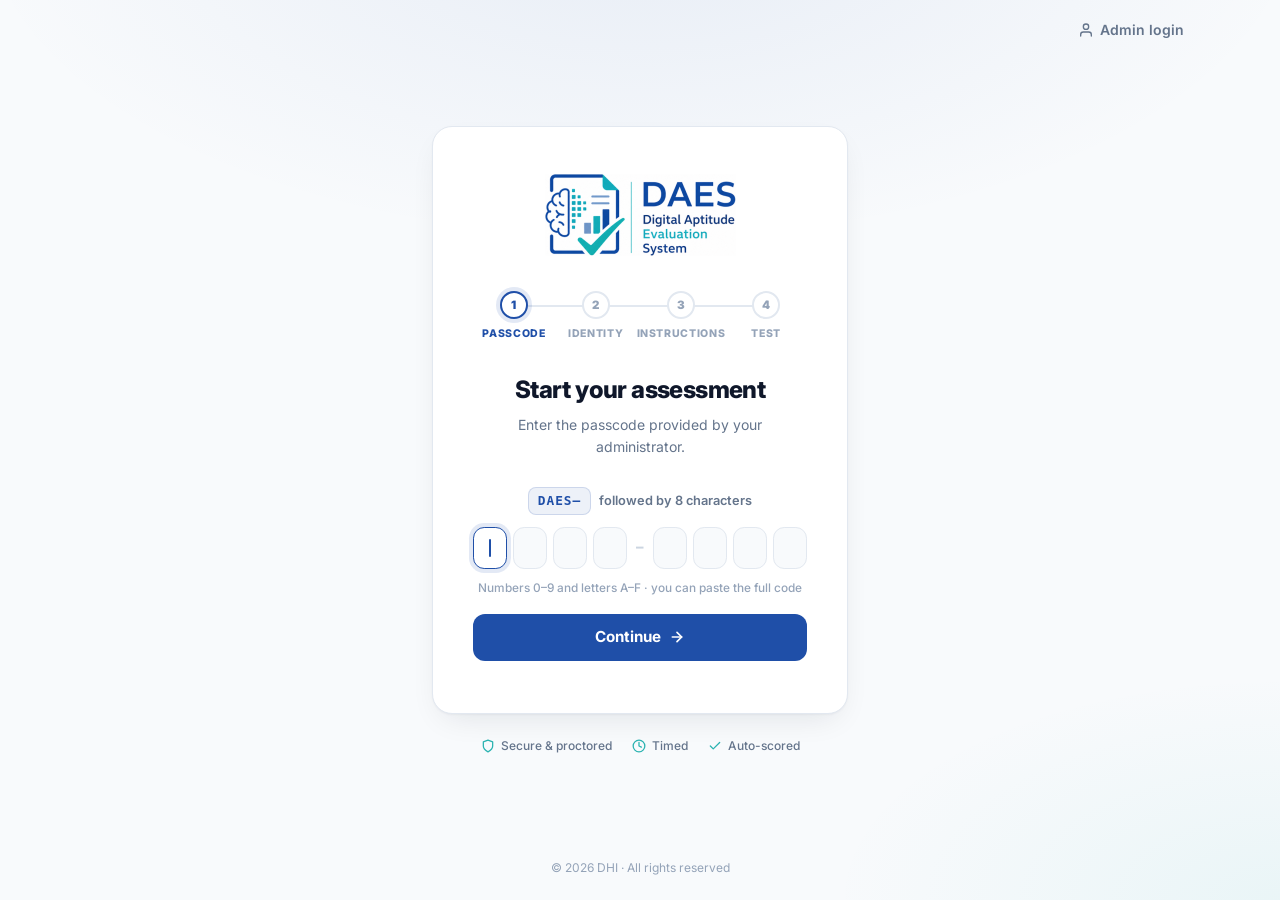
<file: frontend/index.html>
<!DOCTYPE html>
<html lang="en">
<head>
  <meta charset="UTF-8">
  <meta name="viewport" content="width=device-width, initial-scale=1.0">
  <title>Digital Aptitude Evaluation System</title>
  <link rel="icon" type="image/png" href="assets/favicon.png">
  <link rel="stylesheet" href="css/style.css">
  <style>
    /* ── Passcode field ──────────────────────────────────────
       One real <input> (so paste, autofill and screen readers work) sits
       invisibly on top of 8 character slots that display what was typed.
       Codes are always "DAES-" + 8 hex characters, so the prefix is fixed. */
    .code-label {
      display: flex; align-items: center; justify-content: center; gap: .5rem;
      font-size: .8rem; font-weight: 600; color: #64748b; margin-bottom: .75rem;
    }
    .code-prefix {
      font-family: ui-monospace, SFMono-Regular, Menlo, Consolas, monospace;
      font-weight: 800; letter-spacing: .08em; font-size: .8rem;
      color: var(--brand); background: rgba(31,79,168,.08);
      border: 1px solid rgba(31,79,168,.16);
      padding: .2rem .55rem; border-radius: .5rem;
    }
    .code-slots {
      position: relative;
      display: grid; align-items: center;
      grid-template-columns: repeat(4, minmax(0, 1fr)) .8rem repeat(4, minmax(0, 1fr));
      gap: .4rem;
    }
    .slot {
      aspect-ratio: 4 / 5; max-height: 3.4rem;
      display: grid; place-items: center; position: relative;
      border: 1.5px solid #e2e8f0; border-radius: .7rem; background: #f8fafc;
      font-family: ui-monospace, SFMono-Regular, Menlo, Consolas, monospace;
      font-size: clamp(1rem, 4.5vw, 1.3rem); font-weight: 800; color: #0f172a;
      transition: border-color .15s, background .15s, box-shadow .15s, transform .15s;
    }
    .slot.filled { background: #fff; border-color: rgba(31,79,168,.35); }
    .slot.filled.pop { animation: slotPop .18s ease-out; }
    @keyframes slotPop { 50% { transform: scale(1.08); } }
    .slot-sep { text-align: center; color: #cbd5e1; font-weight: 800; }
    .code-field.is-focused .slot.active {
      border-color: var(--brand); background: #fff;
      box-shadow: 0 0 0 4px rgba(31,79,168,.12);
    }
    /* Blinking caret in the active empty slot. */
    .code-field.is-focused .slot.active:not(.filled)::after {
      content: ''; width: 2px; height: 45%; border-radius: 2px;
      background: var(--brand); animation: caretBlink 1s steps(1) infinite;
    }
    @keyframes caretBlink { 50% { opacity: 0; } }
    .code-field.is-complete .slot { border-color: var(--brand-teal); }
    .code-field.field-error .slot { border-color: #dc2626; background: #fef2f2; }
    /* The slots show the error; no ring around the whole block. */
    .code-field.field-error { box-shadow: none !important; }

    #code {
      position: absolute; inset: 0; width: 100%; height: 100%;
      border: 0; outline: none; background: transparent;
      color: transparent; caret-color: transparent;
      font-size: 16px; /* >= 16px stops iOS zooming in on focus */
      letter-spacing: 1em; cursor: text;
    }
    #code::selection { background: transparent; }
    .code-hint { margin-top: .7rem; text-align: center; font-size: .74rem; font-weight: 500; color: #94a3b8; }

  </style>
  <!-- Pre-built Tailwind utilities (see tailwind.config.js). Kept last in <head>
       so it overrides page styles the same way the former Tailwind CDN did. -->
  <link rel="stylesheet" href="css/tailwind.css">
</head>

<body class="page-bg min-h-screen text-slate-900">
<div class="min-h-screen flex flex-col">

  <!-- Top bar -->
  <header class="w-full max-w-6xl mx-auto flex items-center justify-end px-5 sm:px-8 py-5">
    <a href="admin-login.html"
       class="inline-flex items-center gap-1.5 text-sm font-semibold text-slate-500 hover:text-[color:var(--brand)] transition-colors">
      <svg class="w-4 h-4" viewBox="0 0 24 24" fill="none" stroke="currentColor"
           stroke-width="2" stroke-linecap="round" stroke-linejoin="round">
        <path d="M20 21v-2a4 4 0 0 0-4-4H8a4 4 0 0 0-4 4v2"/>
        <circle cx="12" cy="7" r="4"/>
      </svg>
      Admin login
    </a>
  </header>

  <!-- Access card -->
  <main class="flex-1 flex items-center justify-center px-4 pb-10">
    <div class="w-full max-w-[26rem]">
      <div class="access-card px-6 py-8 sm:px-10 sm:py-10">

        <img src="assets/logo-web.png" alt="DAES — Digital Aptitude Evaluation System"
             class="h-20 sm:h-24 mx-auto object-contain">

        <!-- Progress through the participant flow -->
        <ol class="stepper mt-7" aria-label="Progress">
          <li class="current" aria-current="step"><span class="dot">1</span><span class="lbl">Passcode</span></li>
          <li><span class="dot">2</span><span class="lbl">Identity</span></li>
          <li><span class="dot">3</span><span class="lbl">Instructions</span></li>
          <li><span class="dot">4</span><span class="lbl">Test</span></li>
        </ol>

        <div class="text-center mb-7">
          <h1 class="text-2xl font-extrabold tracking-tight text-slate-900">Start your assessment</h1>
          <p class="text-sm text-slate-500 mt-2 leading-relaxed">
            Enter the passcode provided by your administrator.
          </p>
        </div>

        <form id="passcodeForm" class="space-y-4">
          <div id="codeField" class="code-field" data-field-frame>
            <label class="code-label" for="code">
              <span class="code-prefix">DAES&ndash;</span>
              <span>followed by 8 characters</span>
            </label>
            <div class="code-slots">
              <span class="slot" data-slot="0" aria-hidden="true"></span>
              <span class="slot" data-slot="1" aria-hidden="true"></span>
              <span class="slot" data-slot="2" aria-hidden="true"></span>
              <span class="slot" data-slot="3" aria-hidden="true"></span>
              <span class="slot-sep" aria-hidden="true">&ndash;</span>
              <span class="slot" data-slot="4" aria-hidden="true"></span>
              <span class="slot" data-slot="5" aria-hidden="true"></span>
              <span class="slot" data-slot="6" aria-hidden="true"></span>
              <span class="slot" data-slot="7" aria-hidden="true"></span>
              <input id="code"
                     aria-label="Passcode: the 8 characters after DAES-"
                     autocomplete="one-time-code"
                     autocapitalize="characters"
                     autocorrect="off"
                     spellcheck="false"
                     aria-describedby="codeHint message"
                     required>
            </div>
            <p id="codeHint" class="code-hint">Numbers 0&ndash;9 and letters A&ndash;F &middot; you can paste the full code</p>
          </div>

          <button class="btn-primary" type="submit">
            Continue
            <svg class="w-4 h-4" viewBox="0 0 24 24" fill="none" stroke="currentColor"
                 stroke-width="2.5" stroke-linecap="round" stroke-linejoin="round">
              <path d="M5 12h14"/><path d="M12 5l7 7-7 7"/>
            </svg>
          </button>
        </form>

        <!-- Inline message (success / error) -->
        <p id="message" class="mt-3" role="alert" aria-live="assertive"></p>
      </div>

      <!-- Trust row -->
      <ul class="mt-6 flex flex-wrap items-center justify-center gap-x-5 gap-y-2 text-xs font-medium text-slate-500">
        <li class="inline-flex items-center gap-1.5">
          <svg class="w-3.5 h-3.5 text-[color:var(--brand-teal)]" viewBox="0 0 24 24" fill="none" stroke="currentColor"
               stroke-width="2.2" stroke-linecap="round" stroke-linejoin="round">
            <path d="M12 22s8-4 8-10V5l-8-3-8 3v7c0 6 8 10 8 10z"/>
          </svg>
          Secure &amp; proctored
        </li>
        <li class="inline-flex items-center gap-1.5">
          <svg class="w-3.5 h-3.5 text-[color:var(--brand-teal)]" viewBox="0 0 24 24" fill="none" stroke="currentColor"
               stroke-width="2.2" stroke-linecap="round" stroke-linejoin="round">
            <circle cx="12" cy="12" r="10"/><polyline points="12 6 12 12 16 14"/>
          </svg>
          Timed
        </li>
        <li class="inline-flex items-center gap-1.5">
          <svg class="w-3.5 h-3.5 text-[color:var(--brand-teal)]" viewBox="0 0 24 24" fill="none" stroke="currentColor"
               stroke-width="2.2" stroke-linecap="round" stroke-linejoin="round">
            <polyline points="20 6 9 17 4 12"/>
          </svg>
          Auto-scored
        </li>
      </ul>
    </div>
  </main>

  <footer class="text-center text-xs text-slate-400 pb-6 px-4">
    © <span id="cpYear"></span> DHI · All rights reserved
  </footer>

</div>

<script src="js/common.js"></script>
<script src="js/auth.js"></script>
<script>
  // Show "2026" in the first year, "2026–2027" afterwards.
  (function () {
    const start = 2026, now = new Date().getFullYear();
    document.getElementById('cpYear').textContent = now > start ? `${start}–${now}` : `${start}`;
  })();
</script>
</body>
</html>
</file>
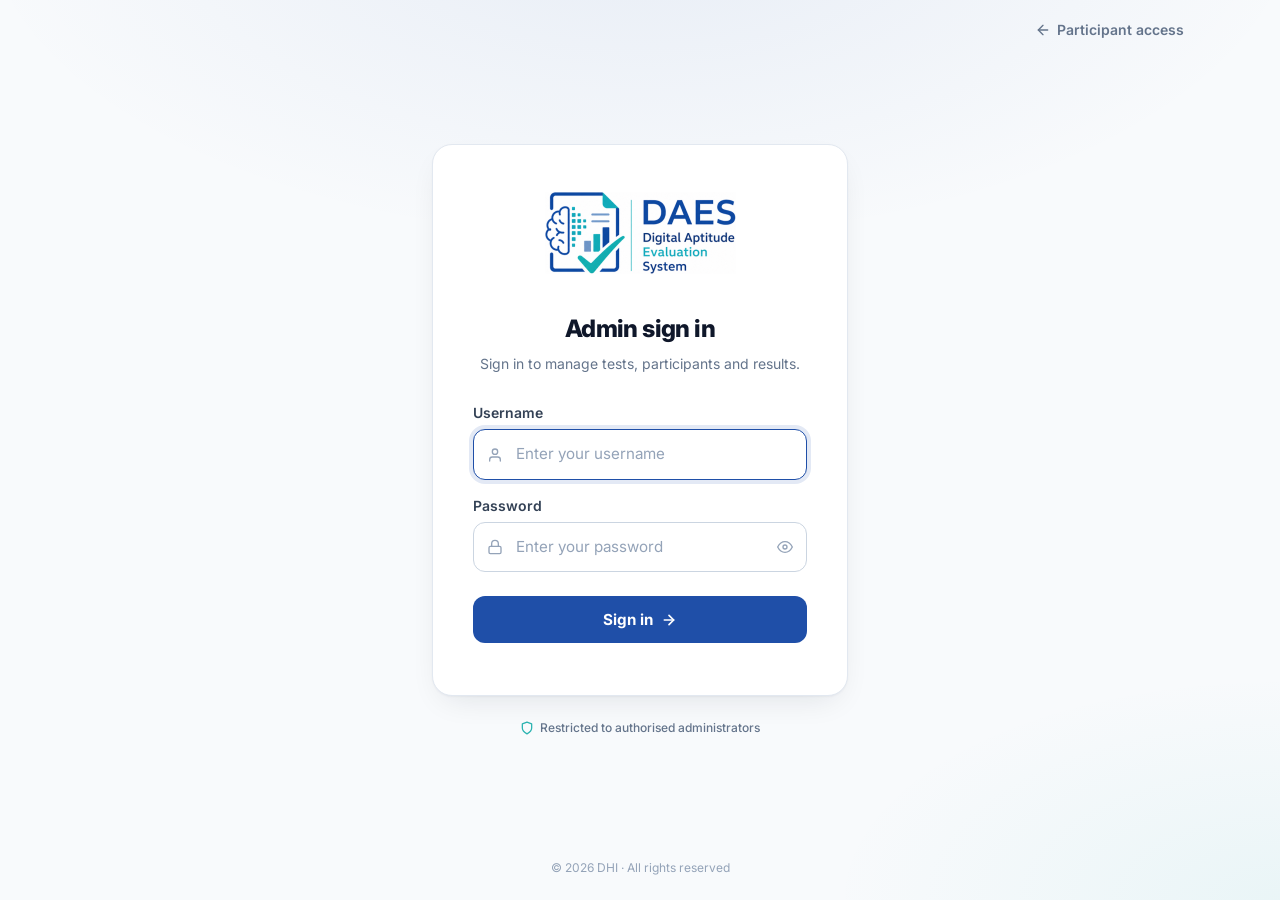
<file: frontend/admin-login.html>
<!DOCTYPE html>
<html lang="en">
<head>
  <meta charset="UTF-8">
  <meta name="viewport" content="width=device-width, initial-scale=1.0">
  <title>Admin Login - DAES</title>
  <link rel="icon" type="image/png" href="assets/favicon.png">
  <link rel="stylesheet" href="css/style.css">
  <style>
    /* Brand colours taken from the DAES logo — same as index.html. */
    :root { --brand: #1f4fa8; --brand-dark: #173d86; --accent: #2bb3b1; }

    .page-bg {
      background:
        radial-gradient(60rem 30rem at 50% -10%, rgba(31,79,168,.08), transparent 70%),
        radial-gradient(40rem 20rem at 100% 100%, rgba(43,179,177,.07), transparent 70%),
        #f8fafc;
    }
    .access-card {
      background: #fff;
      border: 1px solid #e2e8f0;
      border-radius: 1.25rem;
      box-shadow: 0 1px 2px rgba(15,23,42,.04), 0 12px 32px -12px rgba(15,23,42,.12);
    }
    .field {
      width: 100%;
      padding: .8rem 1rem .8rem 2.6rem;
      border: 1px solid #cbd5e1; border-radius: .75rem;
      background: #fff; color: #0f172a; font-size: .95rem;
      transition: border-color .15s, box-shadow .15s;
    }
    .field::placeholder { color: #94a3b8; }
    .field:focus { outline: none; border-color: var(--brand); box-shadow: 0 0 0 4px rgba(31,79,168,.12); }

    .btn-primary {
      width: 100%;
      display: flex; align-items: center; justify-content: center; gap: .5rem;
      padding: .9rem 1rem; border-radius: .75rem;
      background: var(--brand); color: #fff;
      font-weight: 700; font-size: .95rem;
      transition: background .15s, transform .05s;
    }
    .btn-primary:hover  { background: var(--brand-dark); }
    .btn-primary:active { transform: translateY(1px); }
    .btn-primary:focus-visible { outline: none; box-shadow: 0 0 0 4px rgba(31,79,168,.25); }
  </style>
  <!-- Pre-built Tailwind utilities (see tailwind.config.js). Kept last in <head>
       so it overrides page styles the same way the former Tailwind CDN did. -->
  <link rel="stylesheet" href="css/tailwind.css">
</head>

<body class="page-bg min-h-screen text-slate-900">
<div class="min-h-screen flex flex-col">

  <!-- Top bar -->
  <header class="w-full max-w-6xl mx-auto flex items-center justify-end px-5 sm:px-8 py-5">
    <a href="index.html"
       class="inline-flex items-center gap-1.5 text-sm font-semibold text-slate-500 hover:text-[color:var(--brand)] transition-colors">
      <svg class="w-4 h-4" viewBox="0 0 24 24" fill="none" stroke="currentColor"
           stroke-width="2" stroke-linecap="round" stroke-linejoin="round">
        <path d="M19 12H5"/><path d="M12 19l-7-7 7-7"/>
      </svg>
      Participant access
    </a>
  </header>

  <!-- Login card -->
  <main class="flex-1 flex items-center justify-center px-4 pb-10">
    <div class="w-full max-w-[26rem]">
      <div class="access-card px-6 py-8 sm:px-10 sm:py-10">

        <img src="assets/logo-web.png" alt="DAES — Digital Aptitude Evaluation System"
             class="h-20 sm:h-24 mx-auto object-contain">

        <div class="text-center mt-8 mb-7">
          <h1 class="text-2xl font-extrabold tracking-tight text-slate-900">Admin sign in</h1>
          <p class="text-sm text-slate-500 mt-2 leading-relaxed">
            Sign in to manage tests, participants and results.
          </p>
        </div>

        <form id="adminLoginForm" class="space-y-4">
          <div>
            <label class="block mb-1.5 text-sm font-semibold text-slate-700" for="username">Username</label>
            <div class="relative">
              <span class="absolute left-3.5 top-1/2 -translate-y-1/2 text-slate-400 pointer-events-none">
                <svg class="w-4 h-4" viewBox="0 0 24 24" fill="none" stroke="currentColor"
                     stroke-width="2" stroke-linecap="round" stroke-linejoin="round">
                  <path d="M20 21v-2a4 4 0 0 0-4-4H8a4 4 0 0 0-4 4v2"/>
                  <circle cx="12" cy="7" r="4"/>
                </svg>
              </span>
              <input id="username" class="field"
                     placeholder="Enter your username"
                     autocomplete="username" autocapitalize="none" spellcheck="false" required>
            </div>
          </div>

          <div>
            <label class="block mb-1.5 text-sm font-semibold text-slate-700" for="password">Password</label>
            <div class="relative">
              <span class="absolute left-3.5 top-1/2 -translate-y-1/2 text-slate-400 pointer-events-none">
                <svg class="w-4 h-4" viewBox="0 0 24 24" fill="none" stroke="currentColor"
                     stroke-width="2" stroke-linecap="round" stroke-linejoin="round">
                  <rect x="3" y="11" width="18" height="11" rx="2"/>
                  <path d="M7 11V7a5 5 0 0 1 10 0v4"/>
                </svg>
              </span>
              <input id="password" type="password" class="field" style="padding-right:2.8rem"
                     placeholder="Enter your password"
                     autocomplete="current-password" required>
              <button type="button" id="togglePassword"
                      class="absolute right-3.5 top-1/2 -translate-y-1/2 text-slate-400 hover:text-slate-600 transition-colors"
                      aria-label="Toggle password visibility">
                <!-- Eye icon (shown when password is hidden) -->
                <svg id="eyeIcon" class="w-4 h-4" viewBox="0 0 24 24" fill="none" stroke="currentColor"
                     stroke-width="2" stroke-linecap="round" stroke-linejoin="round">
                  <path d="M1 12s4-8 11-8 11 8 11 8-4 8-11 8-11-8-11-8z"/>
                  <circle cx="12" cy="12" r="3"/>
                </svg>
                <!-- Eye-off icon (shown when password is visible) -->
                <svg id="eyeOffIcon" class="w-4 h-4 hidden" viewBox="0 0 24 24" fill="none" stroke="currentColor"
                     stroke-width="2" stroke-linecap="round" stroke-linejoin="round">
                  <path d="M17.94 17.94A10.07 10.07 0 0 1 12 20c-7 0-11-8-11-8a18.45 18.45 0 0 1 5.06-5.94M9.9 4.24A9.12 9.12 0 0 1 12 4c7 0 11 8 11 8a18.5 18.5 0 0 1-2.16 3.19m-6.72-1.07a3 3 0 1 1-4.24-4.24"/>
                  <line x1="1" y1="1" x2="23" y2="23"/>
                </svg>
              </button>
            </div>
            <p id="capsLockHint" class="field-hint hidden">Caps Lock is on.</p>
          </div>

          <button class="btn-primary !mt-6" type="submit">
            Sign in
            <svg class="w-4 h-4" viewBox="0 0 24 24" fill="none" stroke="currentColor"
                 stroke-width="2.5" stroke-linecap="round" stroke-linejoin="round">
              <path d="M5 12h14"/><path d="M12 5l7 7-7 7"/>
            </svg>
          </button>
        </form>

        <!-- Inline message (error feedback) -->
        <p id="message" class="mt-3" role="alert" aria-live="assertive"></p>
      </div>

      <!-- Security note -->
      <p class="mt-6 flex items-center justify-center gap-1.5 text-xs font-medium text-slate-500 text-center">
        <svg class="w-3.5 h-3.5 flex-shrink-0 text-[color:var(--accent)]" viewBox="0 0 24 24" fill="none" stroke="currentColor"
             stroke-width="2.2" stroke-linecap="round" stroke-linejoin="round">
          <path d="M12 22s8-4 8-10V5l-8-3-8 3v7c0 6 8 10 8 10z"/>
        </svg>
        Restricted to authorised administrators
      </p>
    </div>
  </main>

  <footer class="text-center text-xs text-slate-400 pb-6 px-4">
    © <span id="cpYear"></span> DHI · All rights reserved
  </footer>

</div>

<script src="js/common.js"></script>
<script src="js/admin.js"></script>
<script>
  // Show "2026" in the first year, "2026–2027" afterwards.
  (function () {
    const start = 2026, now = new Date().getFullYear();
    document.getElementById('cpYear').textContent = now > start ? `${start}–${now}` : `${start}`;
  })();

  document.getElementById('togglePassword').addEventListener('click', function () {
    const input      = document.getElementById('password');
    const eyeIcon    = document.getElementById('eyeIcon');
    const eyeOffIcon = document.getElementById('eyeOffIcon');
    const isHidden   = input.type === 'password';
    input.type       = isHidden ? 'text' : 'password';
    eyeIcon.classList.toggle('hidden', isHidden);
    eyeOffIcon.classList.toggle('hidden', !isHidden);
  });
</script>
</body>
</html>
</file>
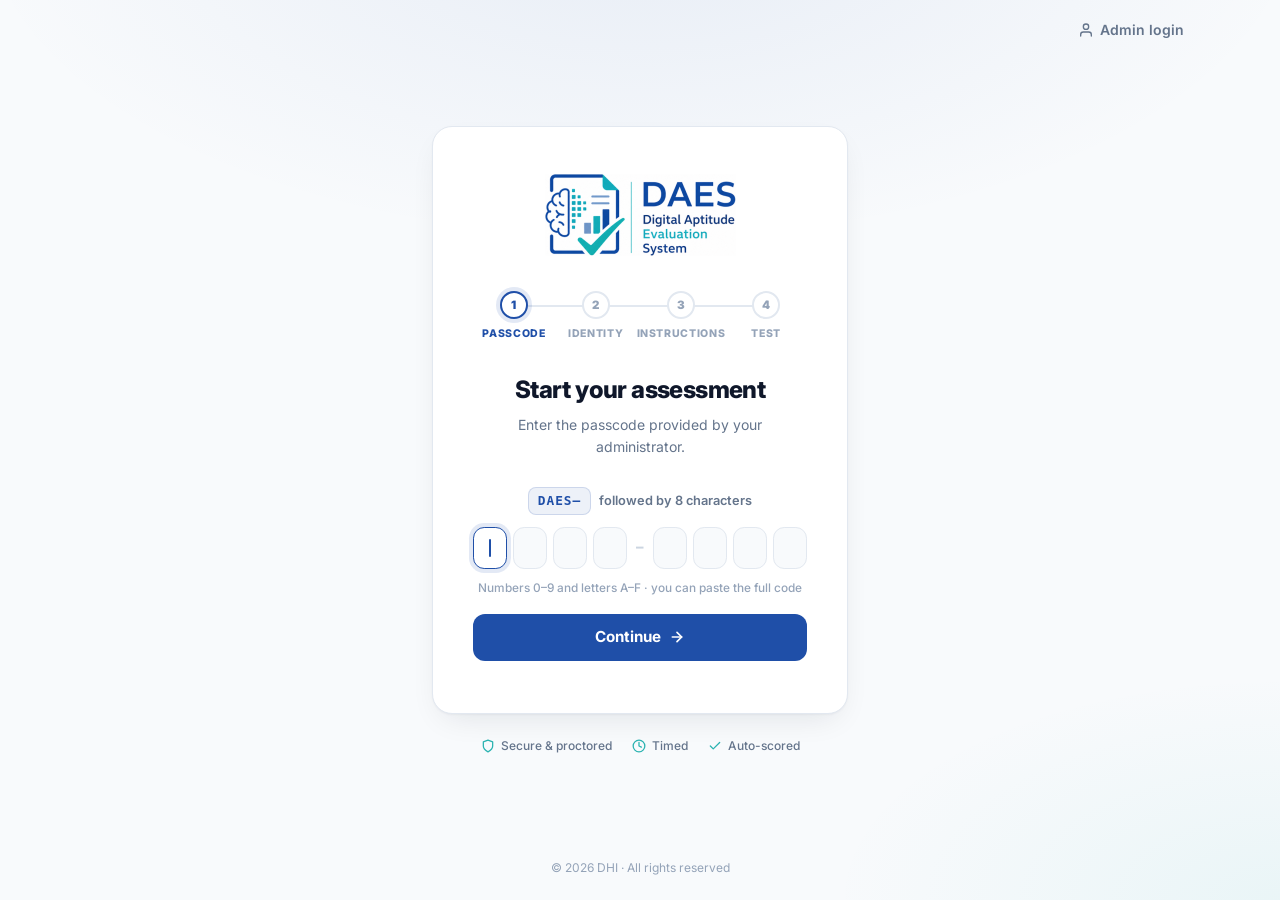
<file: frontend/instructions.html>
<!DOCTYPE html>
<html lang="en">
<head>
  <meta charset="UTF-8">
  <meta name="viewport" content="width=device-width, initial-scale=1.0">
  <title>Test Instructions - DAES</title>
  <link rel="icon" type="image/png" href="assets/favicon.png">
  <link rel="stylesheet" href="css/style.css">
  <style>
    /* Key facts: duration · questions · sections */
    .facts { display: grid; grid-template-columns: repeat(3, minmax(0, 1fr)); gap: .6rem; margin-bottom: 1.5rem; }
    .fact {
      text-align: center; padding: .85rem .5rem; border-radius: .9rem;
      background: #f8fafc; border: 1px solid #e8edf2;
    }
    .fact b    { display: block; font-size: 1.5rem; font-weight: 900; color: #0f172a; line-height: 1.1; font-variant-numeric: tabular-nums; }
    .fact span { display: block; margin-top: .2rem; font-size: .7rem; font-weight: 700; color: #64748b; text-transform: uppercase; letter-spacing: .06em; }

    /* The few rules that matter */
    .rules-list { display: grid; gap: .55rem; margin-bottom: 1.25rem; }
    .rule { display: flex; align-items: flex-start; gap: .75rem; padding: .7rem .8rem; border-radius: .8rem; }
    .rule-icon {
      flex-shrink: 0; width: 2rem; height: 2rem; border-radius: .6rem;
      display: grid; place-items: center;
    }
    .rule-icon svg { width: 1rem; height: 1rem; fill: none; stroke: currentColor; stroke-width: 2.3; stroke-linecap: round; stroke-linejoin: round; }
    .rule p { font-size: .88rem; font-weight: 600; color: #334155; line-height: 1.45; padding-top: .3rem; }
    .rule p b { color: #0f172a; }

    /* Optional extra detail */
    /* Tablets and laptops: wider card, rules as 2-column tiles, bigger facts. */
    @media (min-width: 768px) {
      .facts { gap: .9rem; }
      .fact  { padding: 1.1rem .5rem; }
      .fact b { font-size: 1.9rem; }
      .rules-list { grid-template-columns: 1fr 1fr; gap: .75rem; }
      .rule { background: #f8fafc; border: 1px solid #e8edf2; padding: .9rem; }
    }

    .more { border: 1px solid #e8edf2; border-radius: .9rem; margin-bottom: 1.5rem; }
    .more summary {
      cursor: pointer; list-style: none; display: flex; align-items: center; justify-content: space-between;
      padding: .75rem 1rem; font-size: .82rem; font-weight: 800; color: #475569;
    }
    .more summary::-webkit-details-marker { display: none; }
    .more summary svg { width: 1rem; height: 1rem; transition: transform .2s; }
    .more[open] summary svg { transform: rotate(180deg); }
    .more-body { padding: 0 1rem 1rem; font-size: .8rem; font-weight: 500; color: #475569; line-height: 1.6; }
    .more-body h3 { font-size: .7rem; font-weight: 900; text-transform: uppercase; letter-spacing: .08em; color: #94a3b8; margin: .9rem 0 .35rem; }
    .more-body h3:first-child { margin-top: .2rem; }
    .more-body ul { display: grid; gap: .3rem; padding-left: 1rem; list-style: disc; }
    .more-body kbd {
      display: inline-block; min-width: 1.2rem; padding: 0 .3rem; text-align: center;
      border-radius: .3rem; border: 1px solid #cbd5e1; background: #f8fafc;
      font-family: inherit; font-size: .72rem; font-weight: 800; color: #334155;
    }
    .section-row { display: flex; justify-content: space-between; gap: .75rem; padding: .3rem 0; border-bottom: 1px dashed #e2e8f0; }
    .section-row:last-child { border-bottom: 0; }
    .section-row b { color: #0f172a; font-weight: 700; white-space: nowrap; }
  </style>
  <!-- Pre-built Tailwind utilities (see tailwind.config.js). Kept last in <head>
       so it overrides page styles the same way the former Tailwind CDN did. -->
  <link rel="stylesheet" href="css/tailwind.css">
</head>

<body class="page-bg min-h-screen text-slate-900">
<div class="min-h-screen flex flex-col">

  <main class="flex-1 flex items-center justify-center px-4 py-8 sm:py-10">
    <div class="w-full max-w-[28rem] md:max-w-[44rem]">
      <div class="access-card px-6 py-8 sm:px-10 sm:py-10 md:px-12">

        <img src="assets/logo-web.png" alt="DAES — Digital Aptitude Evaluation System"
             class="h-20 sm:h-24 mx-auto object-contain">

        <!-- Progress through the participant flow -->
        <ol class="stepper mt-7" aria-label="Progress">
          <li class="done"><span class="dot" aria-hidden="true">&#10003;</span><span class="lbl">Passcode</span><span class="sr-only">(completed)</span></li>
          <li class="done"><span class="dot" aria-hidden="true">&#10003;</span><span class="lbl">Identity</span><span class="sr-only">(completed)</span></li>
          <li class="current" aria-current="step"><span class="dot">3</span><span class="lbl">Instructions</span></li>
          <li><span class="dot">4</span><span class="lbl">Test</span></li>
        </ol>

        <!-- Header -->
        <div class="text-center mb-6">
          <h1 id="greeting" class="text-2xl font-extrabold tracking-tight text-slate-900">Before you begin</h1>
          <p class="text-sm text-slate-500 mt-2 leading-relaxed">Just four things to know. The timer has not started yet.</p>
        </div>

        <!-- Key facts -->
        <div class="facts" aria-label="Test overview">
          <div class="fact"><b id="factDuration">–</b><span>Minutes</span></div>
          <div class="fact"><b id="factQuestions">–</b><span>Questions</span></div>
          <div class="fact"><b id="factSections">–</b><span>Sections</span></div>
        </div>

        <!-- The rules that matter -->
        <div class="rules-list">
          <div class="rule">
            <span class="rule-icon bg-blue-50 text-blue-600"><svg viewBox="0 0 24 24"><circle cx="12" cy="12" r="10"/><polyline points="12 6 12 12 16 14"/></svg></span>
            <p>The timer starts when you press <b>Start Test</b> and <b>cannot be paused</b>.</p>
          </div>
          <div class="rule">
            <span class="rule-icon bg-red-50 text-red-600"><svg viewBox="0 0 24 24"><path d="M8 3H5a2 2 0 0 0-2 2v3m18 0V5a2 2 0 0 0-2-2h-3m0 18h3a2 2 0 0 0 2-2v-3M3 16v3a2 2 0 0 0 2 2h3"/></svg></span>
            <p><b>Stay in fullscreen and on this tab.</b> Leaving can submit your test automatically.</p>
          </div>
          <div class="rule">
            <span class="rule-icon bg-green-50 text-green-600"><svg viewBox="0 0 24 24"><polyline points="20 6 9 17 4 12"/></svg></span>
            <p><b>Answer every question</b> to submit. 1 mark each, no negative marking.</p>
          </div>
          <div class="rule">
            <span class="rule-icon bg-amber-50 text-amber-600"><svg viewBox="0 0 24 24"><path d="M4 15s1-1 4-1 5 2 8 2 4-1 4-1V3s-1 1-4 1-5-2-8-2-4 1-4 1z"/><line x1="4" y1="22" x2="4" y2="15"/></svg></span>
            <p>Unsure? <b>Mark it for review</b> and come back to it before you submit.</p>
          </div>
        </div>

        <!-- Optional detail, collapsed by default -->
        <details class="more">
          <summary>
            More details (optional)
            <svg viewBox="0 0 24 24" fill="none" stroke="currentColor" stroke-width="2.5" stroke-linecap="round" stroke-linejoin="round" aria-hidden="true"><polyline points="6 9 12 15 18 9"/></svg>
          </summary>
          <div class="more-body">
            <h3>Sections</h3>
            <div id="sectionList"><p>Loading…</p></div>

            <h3>Automatic submission</h3>
            <ul>
              <li>When the time runs out, your answers are submitted for you.</li>
              <li>Leaving fullscreen starts a 15-second countdown. Return to fullscreen to cancel it.</li>
              <li>You get 3 warnings for switching tabs or windows. The next switch submits your test.</li>
              <li>Do not refresh or close the page. Your answers are saved as you go.</li>
            </ul>

            <h3>Moving around</h3>
            <ul>
              <li>Use the section tabs, the question numbers, or Previous / Next.</li>
              <li>&ldquo;Review all answers&rdquo; shows what is answered and what is marked for review.</li>
              <li>Make the question text larger with the A+ button.</li>
              <li>On a keyboard: <kbd>A</kbd>&ndash;<kbd>E</kbd> choose an option, <kbd>&larr;</kbd> <kbd>&rarr;</kbd> move between questions, <kbd>F</kbd> marks for review.</li>
            </ul>
          </div>
        </details>

        <!-- Start Test -->
        <button id="startTestBtn" type="button"
                class="btn-primary">
          I&rsquo;m ready &mdash; Start Test
          <svg class="w-4 h-4" viewBox="0 0 24 24" fill="none" stroke="currentColor" stroke-width="2.5" stroke-linecap="round" stroke-linejoin="round">
            <polygon points="5 3 19 12 5 21 5 3"/>
          </svg>
        </button>
        <p class="text-center text-xs font-semibold text-slate-400 mt-3">
          You&rsquo;ll be asked to switch to fullscreen first. The timer starts after that.
        </p>

      </div>
    </div>
  </main>

  <footer class="text-center text-xs text-slate-400 pb-6 px-4">
    © <span id="cpYear"></span> DHI · All rights reserved
  </footer>

</div>

<script>
// Participants must verify their CID first; send them back to the start if not.
if (!localStorage.getItem('participant_id')) window.location.replace('index.html');

// Show "2026" in the first year, "2026–2027" afterwards.
(function () {
  const start = 2026, now = new Date().getFullYear();
  document.getElementById('cpYear').textContent = now > start ? `${start}–${now}` : `${start}`;
})();

// Greet the participant by first name.
(function () {
  const name = (localStorage.getItem('participant_name') || '').trim().split(/\s+/)[0];
  if (name) document.getElementById('greeting').textContent = `Hi ${name}, before you begin`;
})();

document.getElementById('startTestBtn').addEventListener('click', function () {
  this.disabled = true;
  this.innerHTML = '<span class="btn-spinner" aria-hidden="true"></span><span>Opening test…</span>';
  window.location.href = 'test.html';
});

// A page restored from the back/forward cache would still show "Opening test…".
window.addEventListener('pageshow', (e) => {
  if (e.persisted) window.location.reload();
});

(async () => {
  const setText = (id, text) => { const el = document.getElementById(id); if (el) el.textContent = text; };
  const list = document.getElementById('sectionList');
  try {
    const res = await fetch('/api/test-info');
    if (!res.ok) throw new Error(`test-info returned ${res.status}`);
    const info = await res.json();

    if (info.duration_minutes)        setText('factDuration',  info.duration_minutes);
    if (info.total_questions != null) setText('factQuestions', info.total_questions);

    const sections = Array.isArray(info.sections) ? info.sections : [];
    setText('factSections', sections.length || '–');

    list.innerHTML = '';
    sections.forEach(s => {
      const row   = document.createElement('div');
      const label = document.createElement('span');
      const count = document.createElement('b');
      row.className = 'section-row';
      label.textContent = (s.label ? s.label + ': ' : '') + s.name;
      count.textContent = `${s.questions_per_test} question${s.questions_per_test === 1 ? '' : 's'}`;
      row.append(label, count);
      list.appendChild(row);
    });
    if (!sections.length) list.textContent = 'Section details are not available.';
  } catch {
    // Keep the placeholders; the test page loads its own configuration.
    list.textContent = 'Section details could not be loaded.';
  }
})();
</script>
</body>
</html>
</file>
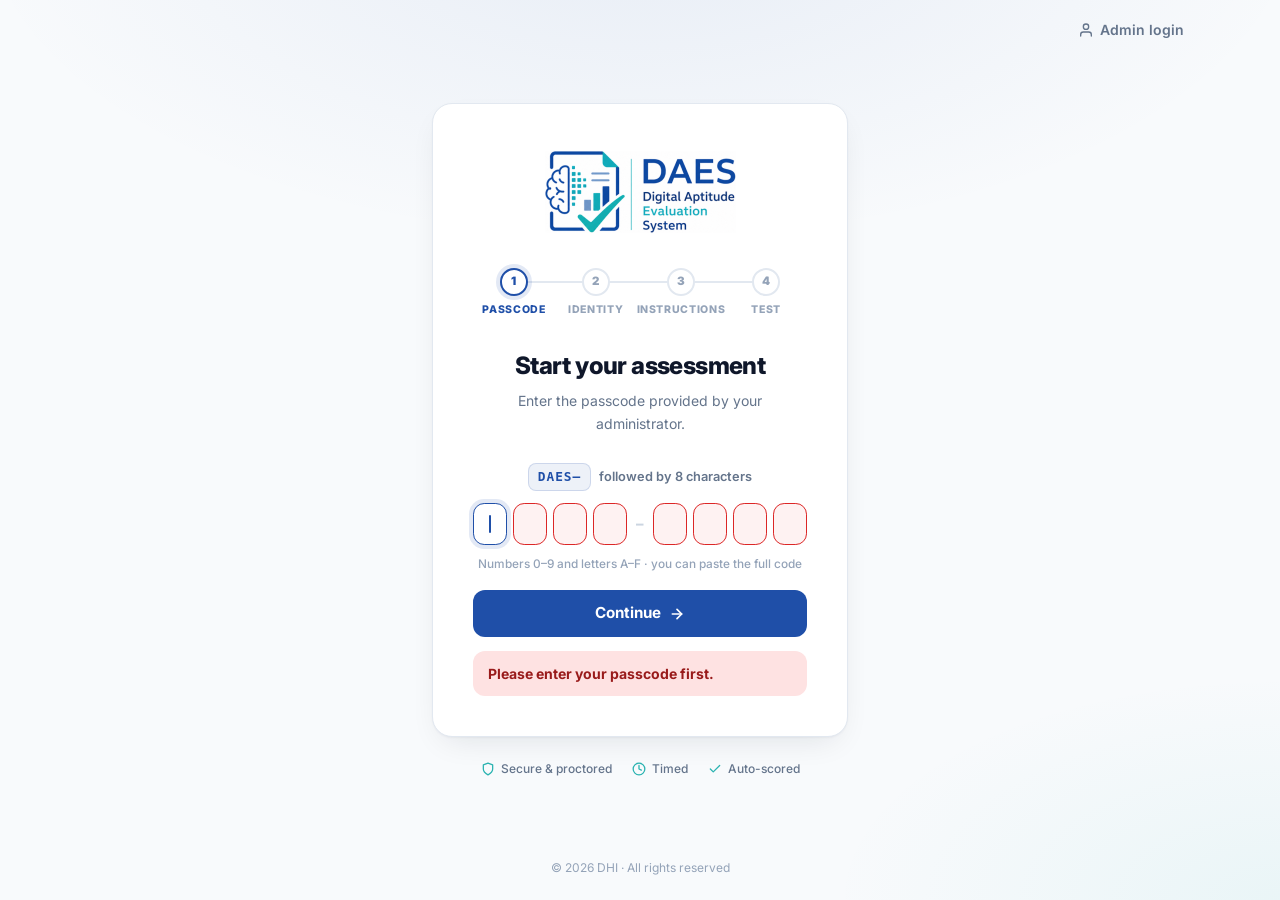
<file: frontend/register.html>
<!DOCTYPE html>
<html lang="en">
<head>
  <meta charset="UTF-8">
  <meta name="viewport" content="width=device-width, initial-scale=1.0">
  <title>Verify CID - DAES</title>
  <link rel="icon" type="image/png" href="assets/favicon.png">
  <link rel="stylesheet" href="css/style.css">
  <style>
    /* ── CID field: icon · input · digit counter · clear button ── */
    .cid-field {
      display: flex; align-items: center; gap: .6rem;
      padding: 0 .7rem 0 .8rem; min-height: 3.6rem;
      border: 1px solid #cbd5e1; border-radius: .75rem; background: #fff;
      transition: border-color .15s, box-shadow .15s;
    }
    .cid-field:focus-within { border-color: var(--brand); box-shadow: 0 0 0 4px rgba(31,79,168,.12); }
    .cid-field.is-valid { border-color: var(--brand-teal); }
    .cid-icon { flex-shrink: 0; width: 2.1rem; height: 2.1rem; border-radius: .55rem;
                display: grid; place-items: center; background: rgba(31,79,168,.08); color: var(--brand); }
    .cid-field.is-valid .cid-icon { background: rgba(43,179,177,.12); color: #1f8f8d; }
    #cid_number {
      flex: 1; min-width: 0; border: 0; outline: none; background: transparent;
      font-family: ui-monospace, SFMono-Regular, Menlo, Consolas, monospace;
      font-size: 1.15rem; font-weight: 800; letter-spacing: .1em; color: #0f172a;
      padding: .85rem 0;
    }
    #cid_number::placeholder { font-family: inherit; letter-spacing: .04em; font-weight: 500; font-size: .95rem; color: #94a3b8; }
    .cid-counter {
      flex-shrink: 0; font-size: .7rem; font-weight: 800; color: #94a3b8;
      font-variant-numeric: tabular-nums; padding: .2rem .45rem; border-radius: 999px; background: #f1f5f9;
    }
    .cid-counter.ok   { color: #1f8f8d; background: rgba(43,179,177,.14); }
    .cid-counter.over { color: #b45309; background: #fef3c7; }
    .cid-clear {
      flex-shrink: 0; width: 1.6rem; height: 1.6rem; border-radius: 999px; border: 0;
      background: #f1f5f9; color: #64748b; font-size: 1rem; line-height: 1; cursor: pointer;
    }
    .cid-clear:hover { background: #e2e8f0; color: #0f172a; }

    /* "Before you continue" notes */
    .rules summary { cursor: pointer; list-style: none; }
    .rules summary::-webkit-details-marker { display: none; }
    .rules[open] .rules-chevron { transform: rotate(180deg); }
  </style>
  <!-- Pre-built Tailwind utilities (see tailwind.config.js). Kept last in <head>
       so it overrides page styles the same way the former Tailwind CDN did. -->
  <link rel="stylesheet" href="css/tailwind.css">
</head>

<body class="page-bg min-h-screen text-slate-900">
<div class="min-h-screen flex flex-col">

  <main class="flex-1 flex items-center justify-center px-4 py-8 sm:py-10">
    <div class="w-full max-w-[26rem]">
      <div class="access-card px-6 py-8 sm:px-10 sm:py-10">

        <img src="assets/logo-web.png" alt="DAES — Digital Aptitude Evaluation System"
             class="h-20 sm:h-24 mx-auto object-contain">

        <!-- Progress through the participant flow -->
        <ol class="stepper mt-7" aria-label="Progress">
          <li class="done"><span class="dot" aria-hidden="true">&#10003;</span><span class="lbl">Passcode</span><span class="sr-only">(completed)</span></li>
          <li class="current" aria-current="step"><span class="dot">2</span><span class="lbl">Identity</span></li>
          <li><span class="dot">3</span><span class="lbl">Instructions</span></li>
          <li><span class="dot">4</span><span class="lbl">Test</span></li>
        </ol>

        <div class="text-center mb-7">
          <h1 class="text-2xl font-extrabold tracking-tight text-slate-900">Verify your identity</h1>
          <p class="text-sm text-slate-500 mt-2 leading-relaxed">
            Enter your Citizenship Identity (CID) number, as registered by the administrator.
          </p>
        </div>

        <!-- CID form -->
        <form id="cidForm" class="space-y-4" novalidate>
          <div>
            <label class="block mb-1.5 text-sm font-semibold text-slate-700" for="cid_number">CID number</label>
            <div id="cidField" class="cid-field" data-field-frame>
              <span class="cid-icon" aria-hidden="true">
                <svg width="18" height="18" viewBox="0 0 24 24" fill="none" stroke="currentColor" stroke-width="2"
                     stroke-linecap="round" stroke-linejoin="round">
                  <rect x="2" y="5" width="20" height="14" rx="2"/><circle cx="8" cy="12" r="2.5"/>
                  <path d="M14 10h4"/><path d="M14 14h4"/>
                </svg>
              </span>
              <input id="cid_number"
                     inputmode="numeric"
                     placeholder="e.g. 11512000000"
                     autocomplete="off"
                     autocorrect="off"
                     spellcheck="false"
                     maxlength="50"
                     aria-describedby="message"
                     required>
              <span id="cidCounter" class="cid-counter" aria-hidden="true">0/11</span>
              <button type="button" id="cidClear" class="cid-clear" aria-label="Clear CID number" hidden>&times;</button>
            </div>
          </div>

          <button class="btn-primary !mt-6" type="submit">
            Verify &amp; continue
            <svg class="w-4 h-4" viewBox="0 0 24 24" fill="none" stroke="currentColor"
                 stroke-width="2.5" stroke-linecap="round" stroke-linejoin="round">
              <path d="M5 12h14"/><path d="M12 5l7 7-7 7"/>
            </svg>
          </button>
        </form>

        <!-- Inline message (success / error) -->
        <p id="message" class="mt-3" role="alert" aria-live="assertive"></p>

        <!-- Notes, collapsed by default -->
        <details class="rules mt-6 rounded-xl border border-slate-200 bg-slate-50 px-4 py-3">
          <summary class="flex items-center justify-between text-sm font-semibold text-slate-700">
            Before you continue
            <svg class="rules-chevron w-4 h-4 text-slate-400 transition-transform" viewBox="0 0 24 24" fill="none"
                 stroke="currentColor" stroke-width="2.5" stroke-linecap="round" stroke-linejoin="round"><polyline points="6 9 12 15 18 9"/></svg>
          </summary>
          <ul class="mt-3 space-y-2 text-xs font-medium text-slate-600 leading-relaxed">
            <li class="flex items-start gap-2"><svg class="w-3.5 h-3.5 text-[color:var(--brand-teal)] flex-shrink-0 mt-0.5" viewBox="0 0 24 24" fill="none" stroke="currentColor" stroke-width="2.5" stroke-linecap="round" stroke-linejoin="round"><polyline points="20 6 9 17 4 12"/></svg>Your CID must be pre-registered by the administrator.</li>
            <li class="flex items-start gap-2"><svg class="w-3.5 h-3.5 text-[color:var(--brand-teal)] flex-shrink-0 mt-0.5" viewBox="0 0 24 24" fill="none" stroke="currentColor" stroke-width="2.5" stroke-linecap="round" stroke-linejoin="round"><polyline points="20 6 9 17 4 12"/></svg>Each CID can be used once. After submitting you cannot retake the test.</li>
            <li class="flex items-start gap-2"><svg class="w-3.5 h-3.5 text-[color:var(--brand-teal)] flex-shrink-0 mt-0.5" viewBox="0 0 24 24" fill="none" stroke="currentColor" stroke-width="2.5" stroke-linecap="round" stroke-linejoin="round"><polyline points="20 6 9 17 4 12"/></svg>If your CID is not found, contact the administrator immediately.</li>
          </ul>
        </details>

      </div>
    </div>
  </main>

  <footer class="text-center text-xs text-slate-400 pb-6 px-4">
    © <span id="cpYear"></span> DHI · All rights reserved
  </footer>

</div>

<script src="js/common.js"></script>
<script src="js/auth.js"></script>
<script>
  // Show "2026" in the first year, "2026–2027" afterwards.
  (function () {
    const start = 2026, now = new Date().getFullYear();
    document.getElementById('cpYear').textContent = now > start ? `${start}–${now}` : `${start}`;
  })();
</script>
</body>
</html>
</file>
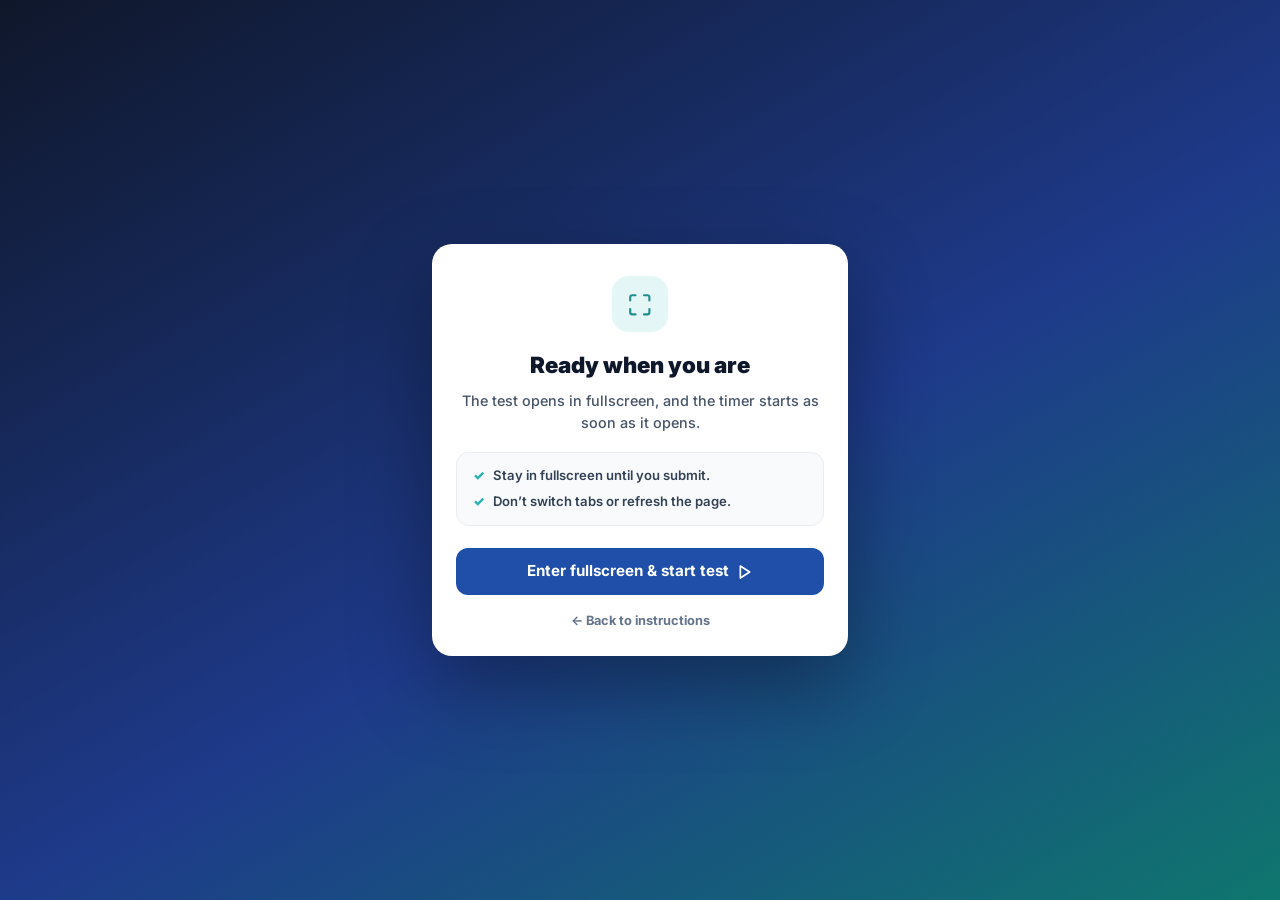
<file: frontend/test.html>
<!DOCTYPE html>
<html lang="en">
<head>
  <meta charset="UTF-8">
  <meta name="viewport" content="width=device-width, initial-scale=1.0">
  <title>Aptitude Test - DAES</title>
  <link rel="icon" type="image/png" href="assets/favicon.png">
  <link rel="stylesheet" href="css/style.css">
  <style>
    /* ── Layout shell ──────────────────────────────────────── */
    html, body { height: 100%; margin: 0; overflow: hidden; }
    body { display: flex; flex-direction: column; background: #06090f; }

    /* ── Sticky test topbar ────────────────────────────────── */
    .test-topbar {
      flex-shrink: 0;
      background: linear-gradient(135deg, #0f172a 0%, #1e3a8a 60%, #0f766e 100%);
      box-shadow: 0 4px 28px rgba(0,0,0,0.40);
      position: relative;
      z-index: 50;
    }
    .timer-pill {
      display: inline-flex; align-items: center; gap: 0.5rem;
      background: rgba(255,255,255,0.10);
      border: 1px solid rgba(255,255,255,0.20);
      border-radius: 0.9rem; padding: 0.55rem 1rem; flex-shrink: 0;
    }
    #submitBtn { width: auto !important; }

    /* ── Section tab bar ──────────────────────────────────── */
    .test-section-bar {
      display: flex; flex-shrink: 0;
      background: #07101f;
      border-bottom: 1px solid rgba(255,255,255,0.06);
      overflow-x: auto; -webkit-overflow-scrolling: touch;
    }
    .test-section-bar::-webkit-scrollbar { height: 3px; background: transparent; }
    .test-section-bar::-webkit-scrollbar-thumb { background: rgba(255,255,255,.15); border-radius: 999px; }
    .tab-btn {
      flex: 1 0 auto; min-width: 5rem; display: flex; flex-direction: column;
      align-items: center; justify-content: center; gap: 0.2rem;
      padding: 0.75rem 0.5rem;
      border: none; border-bottom: 2px solid transparent;
      background: transparent;
      color: rgba(255,255,255,0.3);
      font-size: 0.6rem; font-weight: 900;
      letter-spacing: 0.1em; text-transform: uppercase;
      cursor: pointer; transition: all 0.18s;
    }
    .tab-btn + .tab-btn { border-left: 1px solid rgba(255,255,255,0.05); }
    .tab-btn:hover { color: rgba(255,255,255,0.6); background: rgba(255,255,255,0.03); }
    .tab-btn.tab-active {
      color: #f97316; border-bottom-color: #f97316;
      background: rgba(249,115,22,0.05);
    }
    .tab-score {
      font-size: 0.82rem; font-weight: 900; letter-spacing: 0.02em;
      color: rgba(255,255,255,0.18);
    }
    .tab-btn.tab-active .tab-score { color: rgba(255,255,255,0.7); }
    .tab-section-name {
      display: block; font-size: 0.58rem; font-weight: 700;
      letter-spacing: 0.04em; text-transform: none;
      opacity: 0.55; margin-top: 0.1rem; line-height: 1.3;
      max-width: 14ch; overflow: hidden; text-overflow: ellipsis; white-space: nowrap;
    }
    .tab-btn.tab-active .tab-section-name { opacity: 0.75; }

    /* ── Main flex body (sidebar + question panel) ────────── */
    .test-body { display: flex; flex: 1; min-height: 0; overflow: hidden; }

    /* ── Sidebar ─────────────────────────────────────────── */
    .test-sidebar {
      width: 255px; flex-shrink: 0;
      background: #060d1a;
      border-left: 1px solid rgba(255,255,255,0.05);
      overflow-y: auto; padding: 0.9rem 0.9rem 2rem;
    }
    .test-sidebar::-webkit-scrollbar { width: 3px; }
    .test-sidebar::-webkit-scrollbar-thumb { background: rgba(255,255,255,0.1); border-radius: 999px; }
    .sb-section-header {
      display: flex; align-items: center; gap: 0.45rem;
      font-size: 0.57rem; font-weight: 900;
      letter-spacing: 0.2em; text-transform: uppercase;
      color: rgba(255,255,255,0.22);
      padding: 0.8rem 0.2rem 0.45rem;
    }
    .sb-section-header:not(:first-child) { margin-top: 0.75rem; border-top: 1px solid rgba(255,255,255,0.05); padding-top: 1rem; }
    .sb-dot { width: 0.38rem; height: 0.38rem; border-radius: 999px; background: #f97316; flex-shrink: 0; }
    .sb-grid { display: grid; grid-template-columns: repeat(5, 1fr); gap: 0.36rem; }
    .sb-q {
      aspect-ratio: 1; border-radius: 0.45rem;
      border: 1px solid rgba(255,255,255,0.07);
      background: rgba(255,255,255,0.03);
      color: rgba(255,255,255,0.32);
      font-size: 0.74rem; font-weight: 800;
      cursor: pointer; display: flex; align-items: center; justify-content: center;
      transition: all 0.12s;
    }
    .sb-q:hover { background: rgba(255,255,255,0.09); color: rgba(255,255,255,0.9); border-color: rgba(255,255,255,0.15); }
    .sb-q.sq-answered {
      background: rgba(37,99,235,0.16); border-color: rgba(37,99,235,0.38);
      color: #93c5fd;
    }
    .sb-q.sq-current {
      background: #f97316; border-color: #f97316; color: #fff;
      box-shadow: 0 0 0 2px rgba(249,115,22,0.28);
    }

    /* ── Mobile sidebar drawer ─────────────────────────────
       Below 768px the sidebar becomes an off-canvas drawer (instead of
       vanishing entirely) so participants can still jump to a specific
       question, not just Prev/Next. Toggled by #mobileSidebarToggle. */
    .mobile-sidebar-toggle, .sidebar-backdrop { display: none; }
    @media (max-width: 767px) {
      .test-sidebar {
        position: fixed;
        top: 0; right: 0; bottom: 0;
        width: min(80vw, 280px);
        transform: translateX(100%);
        transition: transform 0.25s ease;
        z-index: 210;
        box-shadow: -10px 0 30px rgba(0,0,0,0.45);
      }
      .test-sidebar.sidebar-open { transform: translateX(0); }

      .sidebar-backdrop.show {
        display: block;
        position: fixed; inset: 0;
        background: rgba(0,0,0,0.5);
        z-index: 205;
      }

      .mobile-sidebar-toggle {
        display: flex;
        position: fixed;
        bottom: 1.1rem; right: 1.1rem;
        width: 3.1rem; height: 3.1rem;
        border-radius: 999px;
        background: #f97316;
        color: #fff;
        align-items: center; justify-content: center;
        box-shadow: 0 6px 18px rgba(0,0,0,0.35);
        z-index: 200;
        border: none;
        cursor: pointer;
      }
    }

    /* ── Question panel — vertically centred ─────────────── */
    .test-q-panel {
      flex: 1; overflow-y: auto; background: #1a2540;
      display: flex; flex-direction: column; align-items: center;
    }
    .test-q-panel::-webkit-scrollbar { width: 5px; }
    .test-q-panel::-webkit-scrollbar-thumb { background: rgba(255,255,255,0.08); border-radius: 999px; }

    /* margin:auto on flex child → centres when content is shorter than the panel */
    .q-panel-inner {
      width: 100%; max-width: 680px;
      margin: auto;
      padding: 2.25rem 2rem;
    }

    /* Section badge */
    .q-section-badge {
      display: inline-flex; align-items: center; gap: 0.4rem;
      border: 1px solid rgba(249,115,22,0.28);
      border-radius: 999px; padding: 0.26rem 0.9rem;
      font-size: 0.59rem; font-weight: 900;
      letter-spacing: 0.15em; text-transform: uppercase;
      color: #fb923c;
      background: rgba(249,115,22,0.08);
      margin-bottom: 0.6rem;
      cursor: pointer; transition: background 0.15s, border-color 0.15s;
    }
    .q-section-badge:hover {
      background: rgba(249,115,22,0.18); border-color: rgba(249,115,22,0.55);
    }
    .q-badge-dot { width: 0.35rem; height: 0.35rem; border-radius: 999px; background: #f97316; flex-shrink: 0; }

    /* Question meta line */
    .q-meta {
      font-size: 0.71rem; font-weight: 700;
      color: rgba(255,255,255,0.45);
      margin-bottom: 1.3rem;
      display: flex; align-items: center; gap: 0.5rem;
    }
    .q-meta .sep { color: rgba(255,255,255,0.2); }

    /* Question text card */
    .q-text-card {
      background: rgba(0,0,0,0.28);
      border: 1px solid rgba(255,255,255,0.1);
      border-left: 3px solid #f97316;
      border-radius: 0.9rem; padding: 1.4rem 1.6rem;
      color: #f1f5f9; font-size: 1rem; font-weight: 600;
      line-height: 1.8; margin-bottom: 1.35rem;
      word-break: break-word; overflow-wrap: break-word; white-space: normal;
    }

    /* Option tiles */
    .q-options { display: flex; flex-direction: column; gap: 0.5rem; }
    .q-opt {
      display: flex; align-items: center; gap: 1rem;
      padding: 0.95rem 1.15rem;
      border: 1px solid rgba(255,255,255,0.1);
      border-radius: 0.825rem;
      cursor: pointer; background: rgba(0,0,0,0.22);
      transition: all 0.15s;
      color: rgba(255,255,255,0.78); font-weight: 600; font-size: 0.9rem;
      line-height: 1.55;
      -webkit-user-select: none; user-select: none;
      word-break: break-word; overflow-wrap: break-word;
    }
    .q-opt:hover {
      border-color: rgba(249,115,22,0.3);
      background: rgba(249,115,22,0.04);
      color: rgba(255,255,255,0.9);
    }
    .q-opt.q-selected {
      border-color: #2563eb;
      background: rgba(37,99,235,0.12);
      color: #fff;
    }
    .q-opt-badge {
      width: 1.85rem; height: 1.85rem; flex-shrink: 0;
      border-radius: 0.4rem;
      border: 1px solid rgba(255,255,255,0.09);
      background: rgba(255,255,255,0.04);
      display: flex; align-items: center; justify-content: center;
      font-size: 0.7rem; font-weight: 900; color: rgba(255,255,255,0.55);
      transition: all 0.15s;
    }
    .q-opt:hover .q-opt-badge { border-color: rgba(249,115,22,0.4); color: #fb923c; }
    .q-opt.q-selected .q-opt-badge { background: #2563eb; border-color: #2563eb; color: #fff; }

    /* Fill-in-the-blank */
    .q-fill-wrap { margin-top: 0.25rem; }
    .q-fill-input {
      width: 100%; padding: 0.9rem 1.1rem;
      border-radius: 0.75rem;
      border: 1.5px solid rgba(255,255,255,0.12);
      background: rgba(255,255,255,0.06);
      color: #fff; font-size: 1rem; font-weight: 600;
      outline: none; transition: border-color 0.15s, background 0.15s;
    }
    .q-fill-input::placeholder { color: rgba(255,255,255,0.3); font-weight: 400; }
    .q-fill-input:focus {
      border-color: #3b82f6;
      background: rgba(59,130,246,0.08);
    }

    /* Prev / Next navigation */
    .q-nav {
      display: flex; align-items: center; justify-content: space-between;
      margin-top: 1.75rem; padding-top: 1.25rem;
      border-top: 1px solid rgba(255,255,255,0.05);
    }
    .q-nav-btn {
      display: inline-flex; align-items: center; gap: 0.45rem;
      padding: 0.6rem 1.25rem; border-radius: 0.6rem;
      border: 1px solid rgba(255,255,255,0.1);
      background: rgba(255,255,255,0.04);
      color: rgba(255,255,255,0.5); font-weight: 800; font-size: 0.79rem;
      cursor: pointer; transition: all 0.14s;
    }
    .q-nav-btn:hover:not(:disabled) {
      background: rgba(255,255,255,0.09); color: #fff;
      border-color: rgba(255,255,255,0.18);
    }
    .q-nav-btn:disabled { opacity: 0.18; cursor: not-allowed; }
    .q-nav-btn.q-next {
      background: rgba(249,115,22,0.1); border-color: rgba(249,115,22,0.28); color: #fb923c;
    }
    .q-nav-btn.q-next:hover:not(:disabled) {
      background: rgba(249,115,22,0.2); color: #fff; border-color: rgba(249,115,22,0.5);
    }
    .q-nav-btn.q-submit {
      background: #16a34a; border-color: #16a34a; color: #fff;
    }
    .q-nav-btn.q-submit:hover {
      background: #15803d; border-color: #15803d; color: #fff;
    }

    /* Scrollable wrapper for question tables — allows horizontal scroll on narrow screens */
    .q-table-scroll { overflow-x: auto; -webkit-overflow-scrolling: touch; margin: 0.75rem 0; border-radius: 0.5rem; }

    /* Markdown table rendered inside a question card */
    .q-table {
      width: 100%; border-collapse: collapse;
      font-size: 0.88rem; min-width: 26rem;
    }
    .q-table th, .q-table td {
      border: 1px solid rgba(255,255,255,0.1);
      padding: 0.55rem 0.85rem; text-align: left;
      vertical-align: top; line-height: 1.5;
    }
    .q-table th {
      background: rgba(249,115,22,0.15);
      color: #fb923c; font-weight: 900;
      font-size: 0.75rem; letter-spacing: 0.05em; text-transform: uppercase;
    }
    .q-table td { color: #e2e8f0; }
    .q-table tbody tr:nth-child(even) td { background: rgba(255,255,255,0.03); }
    .q-table tbody tr:hover td { background: rgba(255,255,255,0.06); }

    /* Paragraph lines mixed with a table block */
    .q-text-para { margin: 0 0 0.5rem; }
    .q-text-para:last-child { margin-bottom: 0; }

    /* Question image */
    .q-img-wrap { margin: 0.75rem 0 1rem; display: flex; justify-content: center; }
    .q-img { max-width: 100%; max-height: 260px; border-radius: 0.65rem;
             border: 1px solid rgba(255,255,255,0.1); object-fit: contain; }

    /* Disable all text selection inside the form */
    #testForm { -webkit-user-select: none; user-select: none; }



    /* ── Fullscreen start prompt ──────────────────────────── */
    .fs-prompt {
      position: fixed; inset: 0; z-index: 1000000; overflow-y: auto;
      display: flex; align-items: center; justify-content: center; padding: 1.25rem;
      background: linear-gradient(150deg, #0f172a 0%, #1e3a8a 55%, #0f766e 100%);
    }
    .fs-card {
      width: 100%; max-width: 26rem; text-align: center;
      background: #fff; border-radius: 1.25rem; padding: 2rem 1.5rem 1.5rem;
      box-shadow: 0 30px 80px rgba(0,0,0,.35);
    }
    .fs-icon { width: 3.5rem; height: 3.5rem; margin: 0 auto 1rem; border-radius: 1rem;
               display: grid; place-items: center; background: rgba(43,179,177,.12); color: #1f8f8d; }
    .fs-icon svg { width: 1.6rem; height: 1.6rem; fill: none; stroke: currentColor; stroke-width: 2; stroke-linecap: round; stroke-linejoin: round; }
    .fs-title { font-size: 1.4rem; font-weight: 900; color: #0f172a; }
    .fs-text  { margin-top: .5rem; font-size: .9rem; font-weight: 500; color: #475569; line-height: 1.55; }
    .fs-points {
      margin: 1.1rem 0 1.4rem; padding: .8rem 1rem; border-radius: .8rem; text-align: left;
      background: #f8fafc; border: 1px solid #e8edf2; display: grid; gap: .4rem;
      font-size: .82rem; font-weight: 600; color: #334155;
    }
    .fs-points li { display: flex; gap: .5rem; align-items: flex-start; }
    .fs-points li::before { content: '\2713'; color: var(--brand-teal); font-weight: 900; }
    .fs-back { display: inline-block; margin-top: 1rem; font-size: .8rem; font-weight: 700; color: #64748b; }
    .fs-back:hover { color: var(--brand); }

    /* ── Interaction aids ─────────────────────────────────── */
    /* Timer colour stages (set by tick() in test.js). */
    .timer-pill { transition: background .3s, border-color .3s; }
    .timer-pill.timer-warn   { background: rgba(245,158,11,.22); border-color: rgba(251,191,36,.6); }
    .timer-pill.timer-danger { background: rgba(220,38,38,.32);  border-color: rgba(248,113,113,.7); }

    /* Question fade-in on change. */
    .q-enter { animation: qEnter .22s ease-out; }
    @keyframes qEnter { from { opacity: 0; transform: translateY(6px); } to { opacity: 1; transform: none; } }

    /* "Mark for review" toggle in the question meta row. */
    .q-meta { flex-wrap: wrap; }
    .q-flag-btn {
      margin-left: auto;
      display: inline-flex; align-items: center; gap: .35rem;
      padding: .3rem .7rem; border-radius: 999px;
      border: 1px solid rgba(255,255,255,.14); background: transparent;
      color: rgba(255,255,255,.55); font-size: .7rem; font-weight: 800;
      cursor: pointer; transition: all .15s;
    }
    .q-flag-btn:hover { color: #fde68a; border-color: rgba(253,230,138,.5); }
    .q-flag-btn.is-flagged { background: rgba(234,179,8,.16); border-color: #eab308; color: #fde047; }
    .q-flag-btn.is-flagged svg { fill: currentColor; }

    /* Keyboard focus on options. */
    .q-opt:focus-visible { outline: 2px solid #60a5fa; outline-offset: 2px; }

    /* Flagged questions in the navigator get a small yellow corner marker. */
    .sb-q { position: relative; }
    .sb-q.sq-flagged::after {
      content: ''; position: absolute; top: 3px; right: 3px;
      width: .42rem; height: .42rem; border-radius: 999px;
      background: #facc15; box-shadow: 0 0 0 2px #060d1a;
    }

    /* Navigator legend + shortcut help. */
    .sb-legend {
      display: grid; grid-template-columns: 1fr 1fr; gap: .45rem .6rem;
      margin-top: 1.25rem; padding-top: 1rem;
      border-top: 1px solid rgba(255,255,255,.05);
      font-size: .66rem; font-weight: 700; color: rgba(255,255,255,.45);
    }
    .sb-legend span { display: inline-flex; align-items: center; gap: .4rem; }
    .lg { width: .8rem; height: .8rem; border-radius: .22rem; flex-shrink: 0; display: inline-block; }
    .lg-current  { background: #f97316; }
    .lg-answered { background: rgba(37,99,235,.35); border: 1px solid rgba(37,99,235,.6); }
    .lg-open     { background: rgba(255,255,255,.05); border: 1px solid rgba(255,255,255,.12); }
    .lg-flagged  { background: #facc15; border-radius: 999px; width: .55rem; height: .55rem; }
    .sb-shortcuts {
      margin-top: 1rem; padding: .75rem; border-radius: .6rem;
      background: rgba(255,255,255,.03); border: 1px solid rgba(255,255,255,.05);
      font-size: .66rem; color: rgba(255,255,255,.45); font-weight: 600;
    }
    .sb-shortcuts p { font-weight: 900; letter-spacing: .12em; text-transform: uppercase; font-size: .56rem; color: rgba(255,255,255,.3); margin-bottom: .45rem; }
    .sb-shortcuts li { margin-top: .3rem; line-height: 1.6; }
    .sb-shortcuts kbd {
      display: inline-block; min-width: 1.15rem; padding: 0 .25rem; text-align: center;
      border-radius: .25rem; background: rgba(255,255,255,.08); border: 1px solid rgba(255,255,255,.12);
      color: rgba(255,255,255,.75); font-family: inherit; font-size: .62rem; font-weight: 800;
    }

    /* Answered count badge on the mobile navigator button. */
    .nav-fab-badge {
      position: absolute; top: -.35rem; right: -.35rem;
      min-width: 1.6rem; padding: .1rem .35rem; border-radius: 999px;
      background: #0f172a; color: #5eead4; border: 1.5px solid #5eead4;
      font-size: .6rem; font-weight: 900; line-height: 1.2; text-align: center;
    }


    /* ── Navigator tools: review button + text size ───────── */
    .sb-tools { display: grid; gap: .6rem; padding-bottom: .9rem; margin-bottom: .2rem;
                border-bottom: 1px solid rgba(255,255,255,.05); }
    .sb-review-btn {
      display: flex; align-items: center; justify-content: center; gap: .45rem;
      width: 100%; padding: .6rem .7rem; border-radius: .6rem;
      background: rgba(45,212,191,.1); border: 1px solid rgba(45,212,191,.35);
      color: #5eead4; font-size: .74rem; font-weight: 800; cursor: pointer; transition: all .15s;
    }
    .sb-review-btn:hover { background: rgba(45,212,191,.18); color: #fff; }
    .sb-textsize { display: flex; align-items: center; gap: .3rem; font-size: .66rem; font-weight: 700; color: rgba(255,255,255,.4); }
    .sb-textsize span { flex: 1; }
    .sb-textsize button {
      min-width: 2rem; padding: .3rem .4rem; border-radius: .4rem;
      border: 1px solid rgba(255,255,255,.1); background: rgba(255,255,255,.04);
      color: rgba(255,255,255,.7); font-weight: 800; font-size: .72rem; cursor: pointer;
    }
    .sb-textsize button:hover { background: rgba(255,255,255,.1); color: #fff; }

    /* ── Adjustable question text size (--q-scale set by test.js) ── */
    #testForm { --q-scale: 1; --q-text: 1rem; }
    @media (max-width: 767px) { #testForm { --q-text: .95rem; } }
    #testForm .q-text-card  { font-size: calc(var(--q-text) * var(--q-scale)); }
    #testForm .q-opt        { font-size: calc(.9rem * var(--q-scale)); }
    #testForm .q-table      { font-size: calc(.88rem * var(--q-scale)); }
    #testForm .q-fill-input { font-size: max(16px, calc(1rem * var(--q-scale))); }

    /* ── Review screen ────────────────────────────────────── */
    .rv-overlay { position: fixed; inset: 0; z-index: 9500; display: grid; place-items: center; padding: 1rem; }
    .rv-backdrop { position: absolute; inset: 0; background: rgba(2,6,15,.72); backdrop-filter: blur(6px); }
    .rv-panel {
      position: relative; width: min(100%, 40rem); max-height: calc(100vh - 2rem);
      display: flex; flex-direction: column;
      background: #0f1a30; border: 1px solid rgba(255,255,255,.1); border-radius: 1.1rem;
      box-shadow: 0 30px 80px rgba(0,0,0,.55); color: #e2e8f0;
      animation: qEnter .2s ease-out;
    }
    .rv-head { display: flex; align-items: center; justify-content: space-between; padding: 1.1rem 1.3rem .6rem; }
    .rv-head h2 { font-size: 1.15rem; font-weight: 900; color: #fff; }
    .rv-close { width: 2rem; height: 2rem; border-radius: .5rem; border: 1px solid rgba(255,255,255,.1);
                background: rgba(255,255,255,.04); color: rgba(255,255,255,.7); font-size: 1.2rem; cursor: pointer; }
    .rv-close:hover { background: rgba(255,255,255,.1); color: #fff; }
    .rv-stats { display: flex; flex-wrap: wrap; gap: .5rem; padding: 0 1.3rem .9rem; border-bottom: 1px solid rgba(255,255,255,.06); }
    .rv-stat { display: inline-flex; align-items: center; gap: .4rem; padding: .3rem .65rem; border-radius: 999px;
               background: rgba(255,255,255,.05); font-size: .72rem; font-weight: 800; color: rgba(255,255,255,.75); }
    .rv-body { overflow-y: auto; padding: .9rem 1.3rem; display: grid; gap: 1rem; }
    .rv-section-head { display: flex; justify-content: space-between; align-items: baseline; margin-bottom: .5rem;
                       font-size: .7rem; font-weight: 900; letter-spacing: .12em; text-transform: uppercase; color: #fb923c; }
    .rv-section-head em { font-style: normal; text-transform: none; letter-spacing: 0; font-weight: 700; color: rgba(255,255,255,.45); margin-left: .3rem; }
    .rv-section-count { color: rgba(255,255,255,.5); letter-spacing: .04em; }
    .rv-grid { display: grid; grid-template-columns: repeat(auto-fill, minmax(2.5rem, 1fr)); gap: .4rem; }
    .rv-q {
      position: relative; aspect-ratio: 1; border-radius: .5rem; cursor: pointer;
      font-size: .8rem; font-weight: 800; transition: transform .12s, background .12s;
    }
    .rv-q:hover { transform: translateY(-1px); }
    .rv-answered { background: rgba(37,99,235,.22); border: 1px solid rgba(59,130,246,.55); color: #bfdbfe; }
    .rv-open     { background: rgba(255,255,255,.04); border: 1px dashed rgba(255,255,255,.25); color: rgba(255,255,255,.55); }
    .rv-flagged::after {
      content: ''; position: absolute; top: 3px; right: 3px; width: .45rem; height: .45rem;
      border-radius: 999px; background: #facc15; box-shadow: 0 0 0 2px #0f1a30;
    }
    .rv-foot { padding: .9rem 1.3rem 1.1rem; border-top: 1px solid rgba(255,255,255,.06); }
    .rv-note { font-size: .8rem; font-weight: 600; color: rgba(255,255,255,.7); margin-bottom: .8rem; line-height: 1.5; }
    .rv-note-warn { color: #fcd34d; }
    .rv-note-ok   { color: #86efac; }
    .rv-actions { display: flex; justify-content: space-between; gap: .6rem; flex-wrap: wrap; }
    .rv-actions .q-nav-btn:disabled,
    .rv-actions .q-nav-btn.q-submit:disabled:hover { opacity: .35; cursor: not-allowed; background: #16a34a; border-color: #16a34a; }

    /* ── Phone layout ─────────────────────────────────────── */
    @media (max-width: 767px) {
      .sb-shortcuts { display: none; }
      .q-panel-inner { padding: 1.25rem 1rem 5.5rem; } /* bottom room so the FAB never covers Next */
      .q-text-card   { padding: 1rem 1.1rem; font-size: .95rem; }
      .q-opt         { padding: .85rem .9rem; gap: .75rem; }
      .q-nav-btn     { padding: .7rem 1rem; }
    }
    @media (max-width: 639px) {
      /* The centred "x/y answered" would collide with the timer and Submit
         button on phones; the count moves to the navigator button badge. */
      .test-topbar .answered-center { display: none; }
    }

    /* ── Anti-cheat CSS ───────────────────────────────────── */
    /* Block print / print-to-PDF (Ctrl+P). */
    @media print { body { display: none !important; } }

    /* Prevent selecting question text (options are <label> so also no-select). */
    .q-text-card, .q-opt, .q-section-badge, .q-meta,
    .tab-btn, .sb-section-header, .test-topbar {
      -webkit-user-select: none;
      user-select: none;
    }
    /* Fill-in-the-blank inputs must still allow typing/selecting own text. */
    .q-fill-input { user-select: text; -webkit-user-select: text; }

    /* Fullscreen exit shield */
    #screenshotShield {
      display: flex; position: fixed; inset: 0; background: #0f172a;
      z-index: 999999; flex-direction: column; align-items: center;
      justify-content: center; gap: 1rem;
    }
    #screenshotShield.hidden { display: none; }
  </style>
  <!-- Pre-built Tailwind utilities (see tailwind.config.js). Kept last in <head>
       so it overrides page styles the same way the former Tailwind CDN did. -->
  <link rel="stylesheet" href="css/tailwind.css">
</head>

<body>

  <!-- Fullscreen entry prompt — shown before test starts -->
  <div id="fullscreenPrompt" class="fs-prompt">
    <div class="fs-card">
      <span class="fs-icon" aria-hidden="true">
        <svg viewBox="0 0 24 24"><path d="M8 3H5a2 2 0 0 0-2 2v3m18 0V5a2 2 0 0 0-2-2h-3m0 18h3a2 2 0 0 0 2-2v-3M3 16v3a2 2 0 0 0 2 2h3"/></svg>
      </span>
      <h1 class="fs-title">Ready when you are</h1>
      <p class="fs-text">The test opens in fullscreen, and the timer starts as soon as it opens.</p>
      <ul class="fs-points">
        <li>Stay in fullscreen until you submit.</li>
        <li>Don&rsquo;t switch tabs or refresh the page.</li>
      </ul>
      <button id="enterFsBtn" type="button" class="btn-primary">
        Enter fullscreen &amp; start test
        <svg width="16" height="16" viewBox="0 0 24 24" fill="none" stroke="currentColor"
             stroke-width="2.5" stroke-linecap="round" stroke-linejoin="round" aria-hidden="true">
          <polygon points="5 3 19 12 5 21 5 3"/>
        </svg>
      </button>
      <a href="instructions.html" class="fs-back">&larr; Back to instructions</a>
    </div>
  </div>

  <!-- Fullscreen exit shield — shown if the participant leaves fullscreen during the test -->
  <div id="screenshotShield" class="hidden" aria-hidden="true">
    <svg width="56" height="56" viewBox="0 0 24 24" fill="none" stroke="#f87171"
         stroke-width="1.8" stroke-linecap="round" stroke-linejoin="round">
      <circle cx="12" cy="12" r="10"/><line x1="12" y1="8" x2="12" y2="12"/>
      <line x1="12" y1="16" x2="12.01" y2="16"/>
    </svg>
    <p style="color:#f87171;font-size:1.2rem;font-weight:900;text-align:center;max-width:24rem;line-height:1.4;letter-spacing:-0.01em;">
      ⚠ Fullscreen Exited
    </p>
    <p style="color:#f1f5f9;font-size:0.95rem;font-weight:700;text-align:center;max-width:22rem;line-height:1.6;margin-top:0.25rem;">
      Do <u>not</u> exit fullscreen during the test.<br>
      Your test will be <strong style="color:#f87171">automatically submitted</strong> if you do not return.
    </p>
    <div style="display:flex;flex-direction:column;align-items:center;gap:0.3rem;margin-top:0.5rem;">
      <span style="color:#94a3b8;font-size:0.78rem;font-weight:700;letter-spacing:0.08em;text-transform:uppercase;">
        Auto-submitting in
      </span>
      <span id="fsCountdown"
            style="font-size:3.2rem;font-weight:900;color:#f87171;line-height:1;
                   text-shadow:0 0 24px rgba(248,113,113,0.5);font-variant-numeric:tabular-nums;">
        30
      </span>
      <span style="color:#94a3b8;font-size:0.78rem;font-weight:700;letter-spacing:0.08em;text-transform:uppercase;">
        seconds
      </span>
    </div>
    <button id="reenterFsBtn"
            style="margin-top:0.75rem;padding:0.8rem 2rem;background:#2dd4bf;
                   color:#0f172a;font-weight:900;border-radius:0.75rem;border:none;
                   cursor:pointer;font-size:0.95rem;letter-spacing:0.01em;">
      ↩ Re-enter Fullscreen
    </button>
    <p style="color:#475569;font-size:0.72rem;font-weight:600;text-align:center;max-width:18rem;line-height:1.5;margin-top:0.25rem;">
      Exiting fullscreen is treated as a test violation and may result in disqualification.
    </p>
  </div>

  <!-- ── Sticky test topbar (kept identical to previous design) ── -->
  <header class="test-topbar">
    <div class="max-w-none px-5 sm:px-7 py-4">
      <div class="flex items-center justify-between relative">

        <!-- Left: logo + title (title hidden on phones to give room for timer+submit) -->
        <div class="flex items-center gap-3">
          <img src="assets/logo-icon.png" alt="DAES logo" class="logo-icon flex-shrink-0">
          <h1 class="text-xl sm:text-2xl font-black text-white leading-tight hidden sm:block">Aptitude Test</h1>
        </div>

        <!-- Center: answered count -->
        <div class="answered-center absolute inset-0 flex items-center justify-center pointer-events-none">
          <p class="text-white/60 text-sm font-semibold">
            <span id="answeredCount" class="text-teal-300 font-black">0/0</span> answered
            <span id="saveStatus" class="ml-2 text-xs font-semibold hidden sm:inline" aria-live="polite"></span>
          </p>
        </div>

        <!-- Right: timer + submit -->
        <div class="flex items-center gap-3">
          <div class="timer-pill">
            <svg class="w-3.5 h-3.5 text-red-300 flex-shrink-0" viewBox="0 0 24 24" fill="none"
                 stroke="currentColor" stroke-width="2.5" stroke-linecap="round" stroke-linejoin="round">
              <circle cx="12" cy="12" r="10"/>
              <polyline points="12 6 12 12 16 14"/>
            </svg>
            <span class="text-white/55 text-[0.65rem] font-black uppercase tracking-wider hidden sm:inline">
              Time Left
            </span>
            <span id="timer" class="text-white font-black text-base tracking-wide tabular-nums" role="timer" aria-label="Time left">–:––</span>
          </div>
          <button id="submitBtn" disabled
                  class="btn flex items-center gap-2 py-2 px-3 sm:py-2.5 sm:px-5 text-sm whitespace-nowrap
                         opacity-40 cursor-not-allowed">
            <span class="hidden sm:inline">Submit Test</span>
            <span class="sm:hidden">Submit</span>
            <svg class="w-3.5 h-3.5" viewBox="0 0 24 24" fill="none" stroke="currentColor"
                 stroke-width="2.5" stroke-linecap="round" stroke-linejoin="round">
              <polyline points="20 6 9 17 4 12"/>
            </svg>
          </button>
        </div>
      </div>
    </div>

    <!-- Full-width progress bar -->
    <div class="progress-track" style="border-radius:0;height:4px;">
      <div id="progressBar" class="progress-bar"></div>
    </div>
  </header>

  <!-- ── Section tab bar ──────────────────────────────────────── -->
  <div id="testSectionBar" class="test-section-bar">
    <!-- Filled by buildSidebarAndTabs() in test.js -->
  </div>

  <!-- ── Main layout: question panel + sidebar ────────────────── -->
  <div class="test-body">

    <!-- Left: single-question display -->
    <div class="test-q-panel">
      <div class="q-panel-inner">
        <div id="testForm"></div>
        <p id="message" class="mt-4"></p>
      </div>
    </div>

    <!-- Right sidebar: question number nav (drawer on mobile) -->
    <aside id="testSidebar" class="test-sidebar">
      <!-- Filled by buildSidebarAndTabs() in test.js -->
    </aside>

  </div>

  <!-- Mobile-only: toggle + backdrop for the question navigator drawer -->
  <div id="sidebarBackdrop" class="sidebar-backdrop" onclick="closeMobileSidebar()"></div>
  <button type="button" id="mobileSidebarToggle" class="mobile-sidebar-toggle"
          onclick="toggleMobileSidebar()" aria-label="Open question navigator">
    <span id="navFabBadge" class="nav-fab-badge" aria-hidden="true">0/0</span>
    <svg width="22" height="22" viewBox="0 0 24 24" fill="none" stroke="currentColor"
         stroke-width="2" stroke-linecap="round" stroke-linejoin="round">
      <rect x="3" y="3" width="7" height="7" rx="1"/>
      <rect x="14" y="3" width="7" height="7" rx="1"/>
      <rect x="3" y="14" width="7" height="7" rx="1"/>
      <rect x="14" y="14" width="7" height="7" rx="1"/>
    </svg>
  </button>

  <script src="js/common.js"></script>
  <script src="js/test.js"></script>

  <script>
    (function () {
      const shield        = document.getElementById('screenshotShield');
      const reenterBtn    = document.getElementById('reenterFsBtn');
      const fsPrompt      = document.getElementById('fullscreenPrompt');
      const enterFsBtn    = document.getElementById('enterFsBtn');
      const countdownEl   = document.getElementById('fsCountdown');
      const FS_GRACE      = 15; // seconds before auto-submit
      let testStarted     = false;
      let countdownTimer  = null;
      let countdownVal    = FS_GRACE;

      function showShield() {
        shield.classList.remove('hidden');
        startCountdown();
      }

      function hideShield() {
        shield.classList.add('hidden');
        stopCountdown();
      }

      function startCountdown() {
        stopCountdown();
        countdownVal = FS_GRACE;
        countdownEl.textContent = countdownVal;

        countdownTimer = setInterval(() => {
          countdownVal--;
          countdownEl.textContent = countdownVal;

          // Turn redder as time runs out
          if (countdownVal <= 10) {
            countdownEl.style.color = '#ef4444';
            countdownEl.style.textShadow = '0 0 32px rgba(239,68,68,0.8)';
            countdownEl.style.animation = 'pulse 0.8s infinite';
          }

          if (countdownVal <= 0) {
            stopCountdown();
            // Call submitTest from test.js (auto=true skips confirmation dialog)
            if (typeof submitTest === 'function') submitTest(true);
          }
        }, 1000);
      }

      function stopCountdown() {
        if (countdownTimer) { clearInterval(countdownTimer); countdownTimer = null; }
        countdownVal = FS_GRACE;
        countdownEl.textContent = FS_GRACE;
        countdownEl.style.color = '#f87171';
        countdownEl.style.textShadow = '0 0 24px rgba(248,113,113,0.5)';
        countdownEl.style.animation = '';
      }

      // Inject pulse keyframe
      const s = document.createElement('style');
      s.textContent = '@keyframes pulse{0%,100%{opacity:1}50%{opacity:.55}}';
      document.head.appendChild(s);

      enterFsBtn.addEventListener('click', async () => {
        try {
          await document.documentElement.requestFullscreen({ navigationUI: 'hide' });
        } catch (_) {}
        fsPrompt.remove();
        testStarted = true;
        hideShield();
        initTest();
      });

      reenterBtn.addEventListener('click', async () => {
        try { await document.documentElement.requestFullscreen({ navigationUI: 'hide' }); } catch (_) {}
      });

      document.addEventListener('fullscreenchange', () => {
        // `submitted` (test.js) is true once the test has ended for any reason;
        // the end screen leaves fullscreen on purpose, so no warning then.
        if (!testStarted || submitted) return;
        if (document.fullscreenElement) {
          hideShield();
        } else {
          showShield();
        }
      });
    })();
  </script>
</body>
</html>
</file>
<file: frontend/css/style.css>
/* ============================================================
   style.css — DAES — Design System
   ============================================================ */
@import url('https://fonts.googleapis.com/css2?family=Inter:ital,opsz,wght@0,14..32,400;0,14..32,500;0,14..32,600;0,14..32,700;0,14..32,800;0,14..32,900;1,14..32,400&display=swap');

/* ── Design tokens ─────────────────────────────────────────── */
:root {
  --primary:      #2563eb;
  --primary-dark: #1d4ed8;
  --accent:       #14b8a6;
  --danger:       #dc2626;
  --success:      #16a34a;
  --warning:      #f59e0b;
  --ink:          #0f172a;
  --muted:        #64748b;
  --line:         #e8edf2;
  --soft:         #f8fafc;
  --card:         #ffffff;
  --radius:       1.15rem;
  --shadow-sm:    0 1px 3px rgba(15,23,42,.05), 0 1px 2px rgba(15,23,42,.04);
  --shadow:       0 1px 4px rgba(15,23,42,.06), 0 8px 24px rgba(15,23,42,.08);
  --shadow-md:    0 2px 8px rgba(15,23,42,.07), 0 16px 40px rgba(15,23,42,.10);
  --shadow-lg:    0 4px 16px rgba(15,23,42,.08), 0 24px 64px rgba(15,23,42,.13);

  /* Brand colours from the DAES logo — used across the participant pages. */
  --brand:        #1f4fa8;
  --brand-dark:   #173d86;
  --brand-teal:   #2bb3b1;
}

/* ── Base / reset ──────────────────────────────────────────── */
* { box-sizing: border-box; margin: 0; padding: 0; }
html { scroll-behavior: smooth; }

body {
  min-height: 100vh;
  color: var(--ink);
  font-family: 'Inter', system-ui, -apple-system, Helvetica, Arial, sans-serif;
  font-size: 15px;
  line-height: 1.5;
  -webkit-font-smoothing: antialiased;
  background:
    radial-gradient(circle at top left,  rgba(37,99,235,.14), transparent 34rem),
    radial-gradient(circle at bottom right, rgba(20,184,166,.12), transparent 30rem),
    linear-gradient(135deg, #f8fafc 0%, #eef2ff 50%, #f8fafc 100%);
}

/* Admin pages — flat background, the header stripe comes from the sticky nav */
body.admin-body {
  background: #f1f5f9;
}

/* ── Admin page header — sticky dark stripe ─────────────────── */
.admin-topbar { color: white; padding: .6rem 0; }
.admin-topbar h1 { font-size: clamp(.95rem, 1.3vw + .4rem, 1.25rem); font-weight: 900; line-height: 1.2; }
.admin-topbar p  { font-size: .72rem; }

/* ── Cards ─────────────────────────────────────────────────── */
.glass-card,
.card {
  background: var(--card);
  border: 1px solid var(--line);
  border-radius: var(--radius);
  box-shadow: var(--shadow);
}

/* Premium section-card with a gradient left accent */
.card-primary {
  border-left: 3px solid var(--primary);
}

.card-hover {
  transition: transform .2s ease, box-shadow .2s ease, border-color .2s ease;
}
.card-hover:hover {
  transform: translateY(-2px);
  box-shadow: var(--shadow-md);
  border-color: #c7d7fb;
}

/* ── Branding ──────────────────────────────────────────────── */
.brand-badge {
  display: inline-flex; align-items: center; gap: .5rem;
  border: 1px solid rgba(37,99,235,.18);
  background: rgba(37,99,235,.08);
  color: #1d4ed8; border-radius: 999px;
  padding: .4rem .75rem; font-weight: 700; font-size: .78rem;
}

.logo-mark {
  display: inline-flex; align-items: center; justify-content: center;
  width: 2.6rem; height: 2.6rem; border-radius: .9rem; color: white;
  font-weight: 900;
  background: linear-gradient(135deg, var(--primary), var(--accent));
  box-shadow: 0 8px 22px rgba(37,99,235,.28);
}

.logo-icon {
  display: inline-flex; width: 2.75rem; height: 2.75rem;
  object-fit: contain; border-radius: .85rem; background: #fff;
  padding: .25rem; box-shadow: 0 6px 20px rgba(15,23,42,.18);
  border: 1px solid rgba(226,232,240,.9); flex-shrink: 0;
}
.admin-topbar .logo-icon {
  width: 2.4rem; height: 2.4rem;
  background: rgba(255,255,255,.96);
  box-shadow: 0 6px 20px rgba(0,0,0,.18);
}

.brand-logo-large {
  display: block; width: min(420px, 100%); height: auto;
  border-radius: 1rem; box-shadow: var(--shadow-md);
  border: 1px solid var(--line); background: #fff; padding: .5rem;
}
.brand-logo-large.compact { width: min(340px, 100%); }

.brand-logo-page {
  display: block; width: min(360px, 100%); height: auto;
  border-radius: .9rem; background: #fff; padding: .4rem;
  box-shadow: var(--shadow); border: 1px solid var(--line);
}

/* ── Form elements ─────────────────────────────────────────── */
.input,
select.input,
textarea.input {
  width: 100%;
  border: 1.5px solid #dde3ea;
  background: #fff;
  border-radius: .85rem;
  padding: .8rem 1rem;
  outline: none;
  color: var(--ink);
  font-size: .9rem;
  font-family: inherit;
  transition: border-color .18s, box-shadow .18s;
}
.input::placeholder { color: #a0aec0; font-weight: 400; }
.input:focus {
  border-color: var(--primary);
  box-shadow: 0 0 0 3px rgba(37,99,235,.12);
}

/* Single-line inputs/selects get a baseline height so they line up exactly
   with adjacent .btn/.btn-outline buttons in the same row (e.g. a title
   field with a "Save" button beside it). min-height (not height) so inputs
   with bigger font/padding overrides (e.g. #code, #cid_number) can still
   grow taller instead of having their text clipped. Excludes textarea,
   which needs to stay free to grow with its rows attribute. */
input.input, select.input { min-height: 3rem; }

/* ── Buttons ───────────────────────────────────────────────── */
.btn,
.btn-green,
.btn-danger,
.btn-soft,
.btn-outline,
.btn-warning {
  display: inline-flex; align-items: center; justify-content: center;
  gap: .4rem; border-radius: .8rem; padding: .75rem 1rem;
  font-weight: 700; font-size: .875rem; cursor: pointer;
  border: 0; line-height: 1; font-family: inherit;
  transition: transform .15s, box-shadow .15s, background .15s, border-color .15s;
}
.btn:hover, .btn-green:hover, .btn-danger:hover,
.btn-soft:hover, .btn-outline:hover, .btn-warning:hover { transform: translateY(-1px); }
.btn:active, .btn-green:active, .btn-danger:active,
.btn-soft:active, .btn-outline:active, .btn-warning:active { transform: translateY(0); }

.btn       { background: linear-gradient(135deg, #2563eb, #4338ca); color: #fff; box-shadow: 0 4px 14px rgba(37,99,235,.28); }
.btn:hover { box-shadow: 0 8px 22px rgba(37,99,235,.36); }
.btn-green { background: linear-gradient(135deg, #16a34a, #0d9488); color: #fff; box-shadow: 0 4px 14px rgba(22,163,74,.24); }
.btn-danger  { background: #fef2f2; color: #b91c1c; border: 1px solid #fecaca; padding: .65rem .85rem; }
.btn-danger:hover  { background: #fee2e2; }
.btn-warning { background: #fffbeb; color: #92400e; border: 1px solid #fde68a; padding: .65rem .85rem; }
.btn-warning:hover { background: #fef3c7; }
.btn-soft    { background: #eff6ff; color: #1d4ed8; border: 1px solid #dbeafe; }
.btn-soft:hover { background: #dbeafe; }
.btn-outline { background: #fff; border: 1.5px solid #dde3ea; color: #374151; }
.btn-outline:hover { border-color: #b0bec5; }

/* Matches input.input's baseline height so a "Save"/"Cancel" button sitting
   beside a text field (or another .btn in a modal footer) lines up exactly.
   min-height (not height) so it never clips a button's own content either. */
.btn, .btn-outline { min-height: 3rem; }

.btn-small {
  display: inline-flex; align-items: center; justify-content: center;
  border-radius: .6rem; padding: .38rem .7rem;
  background: #e0f2fe; color: #0369a1;
  font-size: .77rem; font-weight: 700;
  border: 1px solid #bae6fd;
}
.btn-small:hover { background: #bae6fd; }

.btn-icon { width: 2.25rem; height: 2.25rem; padding: 0; border-radius: .65rem; }
.btn-icon svg {
  width: 1rem; height: 1rem; fill: none;
  stroke: currentColor; stroke-width: 2;
  stroke-linecap: round; stroke-linejoin: round;
  pointer-events: none;
}

/* ── Navigation ────────────────────────────────────────────── */
.nav-link {
  display: inline-flex; align-items: center; gap: .35rem;
  color: rgba(255,255,255,.78); border-radius: .65rem;
  padding: .42rem .65rem; font-weight: 700; font-size: .78rem;
  white-space: nowrap; transition: background .15s, color .15s;
}
.nav-link:hover,
.nav-link.active {
  background: rgba(255,255,255,.14); color: #fff;
}
.nav-link.active {
  background: rgba(255,255,255,.18);
  box-shadow: inset 0 1px 0 rgba(255,255,255,.12);
}

.logout-link {
  background: rgba(239,68,68,.22);
  border: 1px solid rgba(254,202,202,.3);
}
.logout-icon {
  width: 1.35rem; height: 1.35rem; border-radius: .45rem;
  display: inline-flex; align-items: center; justify-content: center;
  background: rgba(255,255,255,.14);
}
.logout-icon svg { width: .85rem; height: .85rem; fill: none; stroke: currentColor; stroke-width: 2.2; stroke-linecap: round; stroke-linejoin: round; }

.unique-logout {
  background: rgba(220,38,38,.18) !important;
  color: rgba(255,255,255,.9) !important;
  border: 1px solid rgba(220,38,38,.3) !important;
}
.unique-logout:hover { background: rgba(220,38,38,.28) !important; }
.unique-logout .logout-icon { background: rgba(255,255,255,.1); }
.unique-logout svg { width: 14px; height: 14px; fill: none; stroke: currentColor; stroke-width: 2.5; stroke-linecap: round; stroke-linejoin: round; }

/* ── Page header (admin) — the dark gradient sticky bar ─────── */
.admin-page-header {
  position: sticky;
  top: 0;
  z-index: 200;
  background: linear-gradient(135deg, #0b1220 0%, #1a2e6e 52%, #0a5c54 100%);
  box-shadow: 0 2px 24px rgba(0,0,0,.3);
}

/* ── Data tables ───────────────────────────────────────────── */
.table-wrap {
  overflow-x: auto;
  border-radius: .9rem;
  border: 1px solid var(--line);
}
table.modern-table {
  width: 100%; border-collapse: collapse; font-size: .875rem;
}
.modern-table thead { background: #f8fafc; }
.modern-table th {
  text-align: left; padding: .8rem 1rem;
  font-size: .7rem; font-weight: 700;
  text-transform: uppercase; letter-spacing: .06em;
  color: #6b7280; white-space: nowrap;
  border-bottom: 1px solid var(--line);
}
.modern-table td {
  padding: .85rem 1rem; border-top: 1px solid #f1f5f9;
  vertical-align: middle; color: #374151;
}
.modern-table tbody tr { transition: background .12s; }
.modern-table tbody tr:hover { background: #fafbfc; }
.modern-table tbody tr:nth-child(even) td { background: rgba(248,250,252,.6); }
.modern-table tbody tr:nth-child(even):hover td { background: #f4f7fb; }

/* Section header rows inside question bank table */
.modern-table tr.q-section-header td {
  background: #f1f5f9; border-top: 2px solid #e2e8f0;
  padding: .45rem 1rem; font-size: .67rem; font-weight: 800;
  text-transform: uppercase; letter-spacing: .11em; color: #4b5563;
}
.modern-table tr.q-section-header td span { font-weight: 600; color: #9ca3af; text-transform: none; letter-spacing: 0; }

/* Expanded options panel inside a question row */
.q-bank-opts {
  margin-top: .55rem; display: grid; grid-template-columns: 1fr 1fr;
  gap: .3rem .65rem; background: #f8fafc;
  border: 1px solid var(--line); border-radius: .55rem; padding: .6rem .8rem;
}
.q-bank-opts.hidden { display: none; }
.q-bank-opt-item { display: flex; align-items: baseline; gap: .35rem; font-size: .8rem; color: #4b5563; }
.q-bank-opt-badge {
  flex-shrink: 0; width: 1.25rem; height: 1.25rem;
  border-radius: .28rem; background: #e0e7ff; color: #3730a3;
  font-size: .6rem; font-weight: 900;
  display: inline-flex; align-items: center; justify-content: center;
}
.q-chevron { transition: transform .18s; }
.q-chevron.open { transform: rotate(180deg); }

/* Question text rendering (shared with test page; light-theme overrides) */
.q-list-text { font-weight: 700; color: #1e293b; line-height: 1.55; cursor: pointer; }
.q-table-scroll { overflow-x: auto; -webkit-overflow-scrolling: touch; margin: .5rem 0; border-radius: .5rem; }
.q-table { width: 100%; border-collapse: collapse; font-size: .8rem; }
.q-table th, .q-table td { padding: .45rem .7rem; border: 1px solid #e2e8f0; vertical-align: top; }
.q-table th { background: #f1f5f9; font-weight: 700; color: #475569; text-align: left; }
.q-table tbody tr:nth-child(even) td { background: #f9fafb; }
.q-text-para { margin: 0 0 .35rem; font-weight: inherit; }
.q-text-para:last-child { margin-bottom: 0; }

/* Live progress view */
.lp-chip { display: inline-flex; align-items: center; gap: .35rem; padding: .3rem .75rem; border-radius: 999px; font-size: .78rem; font-weight: 700; border: 1px solid transparent; }
.chip-all     { background: #f1f5f9; color: #334155; border-color: #e2e8f0; }
.chip-active  { background: #dbeafe; color: #1d4ed8; border-color: #bfdbfe; }
.chip-done    { background: #dcfce7; color: #15803d; border-color: #bbf7d0; }
.chip-wait    { background: #f1f5f9; color: #64748b; border-color: #e2e8f0; }
.chip-timeout { background: #fee2e2; color: #b91c1c; border-color: #fecaca; }

.lp-badge { display: inline-flex; align-items: center; gap: .3rem; padding: .25rem .65rem; border-radius: 999px; font-size: .72rem; font-weight: 700; white-space: nowrap; }
.lp-active  { background: #dbeafe; color: #1d4ed8; }
.lp-done    { background: #dcfce7; color: #15803d; }
.lp-wait    { background: #f1f5f9; color: #64748b; }
.lp-timeout   { background: #fee2e2; color: #b91c1c; }
.lp-suspended { background: #fef3c7; color: #92400e; }
.chip-suspended { background: #fef3c7; color: #92400e; border-color: #fde68a; }
.lp-dot     { width: .45rem; height: .45rem; border-radius: 50%; background: currentColor; animation: pulse 1.5s infinite; }
.lp-btn { font-size: .72rem; font-weight: 700; padding: .25rem .65rem; border-radius: 6px; border: none; cursor: pointer; white-space: nowrap; transition: opacity .15s; }
.lp-btn:hover { opacity: .8; }
.lp-btn-suspend   { background: #fee2e2; color: #b91c1c; }
.lp-btn-unsuspend { background: #dbeafe; color: #1d4ed8; }
.lp-btn-resume    { background: #e0f2fe; color: #0369a1; }

.lp-bar-wrap { flex: 1; height: 8px; background: #f1f5f9; border-radius: 999px; overflow: hidden; min-width: 60px; }
.lp-bar      { height: 100%; border-radius: 999px; transition: width .4s ease; }
.lp-bar-lo   { background: #f87171; }
.lp-bar-mid  { background: #fbbf24; }
.lp-bar-hi   { background: #34d399; }
.lp-bar-done { background: #22c55e; }
.lp-pct      { font-size: .72rem; font-weight: 700; color: #475569; white-space: nowrap; min-width: 2.8rem; text-align: right; }
.lp-frozen-tag { display: inline-block; margin-left: .35rem; font-size: .6rem; font-weight: 700; letter-spacing: .04em; text-transform: uppercase; color: #15803d; background: #dcfce7; border-radius: 4px; padding: 1px 5px; vertical-align: middle; }
.lp-end-time   { font-size: .72rem; font-weight: 700; color: #15803d; white-space: nowrap; }
.lp-row-done   { background: #f0fdf4; }

/* Result table */
.result-table thead th {
  text-align: center; color: #4b5563; font-size: .82rem;
  letter-spacing: .14em; border-right: 1px solid #e5e7eb; background: #fff;
}
.result-table thead th span {
  display: inline-block; color: #2563eb; font-size: .7rem;
  letter-spacing: .2em; margin-top: .2rem;
}
.result-table td { text-align: center; vertical-align: middle; }
.result-table td.td-left { text-align: left; }
.result-table-wrap { background: #fff; }

/* ── Pills & badges ────────────────────────────────────────── */
.pill       { display: inline-flex; align-items: center; gap: .3rem; padding: .3rem .6rem; border-radius: 999px; background: #eef2ff; color: #3730a3; font-weight: 700; font-size: .75rem; white-space: nowrap; }
.pill-green { background: #dcfce7; color: #166534; }
.pill-red   { background: #fee2e2; color: #991b1b; }
.pill-teal  { background: #ccfbf1; color: #115e59; }

.serial-badge {
  display: inline-flex; align-items: center; justify-content: center;
  width: 2rem; height: 2rem; border-radius: .75rem;
  background: #f1f5f9; color: #334155; font-weight: 800; font-size: .8rem;
}
.rank-badge {
  display: inline-flex; align-items: center; justify-content: center;
  width: 2rem; height: 2rem; border-radius: 50%;
  background: #ccfbf1; color: #115e59; font-weight: 900; font-size: .82rem;
}

.score-badge {
  display: inline-flex; align-items: center; justify-content: center;
  min-width: 4.25rem; border-radius: 999px;
  padding: .45rem .75rem; font-weight: 800; font-size: .85rem;
}
.score-badge.total        { background: #eef2ff; color: #3730a3; }
.score-badge.analytical   { background: #fff7ed; color: #c2410c; }
.score-badge.verbal       { background: #eff6ff; color: #1d4ed8; }
.score-badge.quantitative { background: #dcfce7; color: #166534; }

/* ── Status indicators ─────────────────────────────────────── */
.status-pill {
  display: inline-flex; align-items: center; gap: .32rem;
  border-radius: 999px; padding: .35rem .65rem;
  font-size: .73rem; font-weight: 700; border: 1px solid transparent;
}
.status-pill::before {
  content: ''; width: .42rem; height: .42rem; border-radius: 999px; flex-shrink: 0;
}
.status-pill.active  { color: #047857; background: #ecfdf5; border-color: #a7f3d0; }
.status-pill.active::before  { background: #10b981; box-shadow: 0 0 0 3px rgba(16,185,129,.14); animation: pulse-dot 2s infinite; }
.status-pill.expired { color: #991b1b; background: #fef2f2; border-color: #fecaca; }
.status-pill.expired::before { background: #ef4444; }

@keyframes pulse-dot {
  0%, 100% { box-shadow: 0 0 0 3px rgba(16,185,129,.14); }
  50%       { box-shadow: 0 0 0 5px rgba(16,185,129,.06); }
}

/* ── Eyebrow label ─────────────────────────────────────────── */
.eyebrow {
  display: inline-flex; align-items: center;
  border-radius: 999px; padding: .35rem .7rem;
  background: #f0fdfa; color: #0f766e;
  border: 1px solid #99f6e4;
  font-size: .72rem; font-weight: 800;
  text-transform: uppercase; letter-spacing: .08em;
}

/* ── Metric cards (dashboard) ──────────────────────────────── */
.metric-card { position: relative; padding: 1.25rem 1.35rem; overflow: hidden; }
.metric-card::after {
  content: "";
  position: absolute; right: 0; top: 0;
  width: 5rem; height: 5rem;
  border-radius: 0 var(--radius) 0 5rem;
  background: rgba(37,99,235,.06);
  pointer-events: none;
}

.metric-label { color: #6b7280; font-size: .78rem; font-weight: 700; text-transform: uppercase; letter-spacing: .05em; }
.metric-value { font-size: clamp(1.7rem, 2.8vw, 2.35rem); font-weight: 900; color: var(--ink); margin-top: .3rem; }
.metric-note  { color: #9ca3af; font-size: .75rem; font-weight: 700; margin-top: .2rem; }

.metric-icon {
  position: absolute; right: .7rem; top: .65rem;
  width: 2.4rem; height: 2.4rem;
  display: inline-flex; align-items: center; justify-content: center;
  border-radius: .85rem;
}
.metric-icon.blue   { background: #dbeafe; color: #2563eb; }
.metric-icon.teal   { background: #ccfbf1; color: #0f766e; }
.metric-icon.amber  { background: #fef3c7; color: #92400e; }
.metric-icon.purple { background: #ede9fe; color: #5b21b6; }
.metric-icon.rose   { background: #ffe4e6; color: #9f1239; }
.metric-icon svg { width: 1.2rem; height: 1.2rem; fill: none; stroke: currentColor; stroke-width: 2; stroke-linecap: round; stroke-linejoin: round; }
.metric-value small { font-size: 50%; font-weight: 700; color: #9ca3af; margin-left: .1rem; }

/* ── Charts ────────────────────────────────────────────────── */
.chart-stack { display: grid; gap: .9rem; }
.chart-row   { padding: .9rem; border-radius: .85rem; background: #f9fafb; border: 1px solid var(--line); }
.chart-row-head { display: flex; justify-content: space-between; align-items: center; gap: 1rem; margin-bottom: .6rem; color: #374151; font-weight: 800; font-size: .88rem; }
.chart-row-label { display: flex; flex-direction: column; gap: .1rem; }
.chart-section-name { font-size: .75rem; font-weight: 500; color: #6b7280; }
.bar-track   { height: .78rem; border-radius: 999px; background: #e5e7eb; overflow: hidden; }
.bar-fill    { display: block; height: 100%; border-radius: 999px; }
.bar-fill.analytical   { background: linear-gradient(90deg, #f97316, #fbbf24); }
.bar-fill.verbal       { background: linear-gradient(90deg, #2563eb, #60a5fa); }
.bar-fill.quantitative { background: linear-gradient(90deg, #16a34a, #2dd4bf); }
.empty-chart { padding: 1.1rem; border-radius: .85rem; background: #f9fafb; color: #6b7280; font-weight: 700; border: 1px dashed #d1d5db; font-size: .85rem; }

.mini-chart  { display: grid; gap: .7rem; }
.dist-row    { display: grid; grid-template-columns: 3.2rem 1fr 1.7rem; align-items: center; gap: .6rem; color: #374151; font-size: .8rem; font-weight: 800; }
.dist-track  { height: .65rem; background: #e5e7eb; border-radius: 999px; overflow: hidden; }
.dist-track i { display: block; height: 100%; background: linear-gradient(90deg, #6366f1, #14b8a6); border-radius: 999px; transition: width .7s ease; }

.turnout-wrap { display: flex; flex-direction: column; align-items: center; gap: 1rem; }
.turnout-donut { width: 8.5rem; height: 8.5rem; }
.donut-track { fill: none; stroke: #e5e7eb; stroke-width: 11; }
.donut-fill  { fill: none; stroke: url(#tGrad); stroke-width: 11; stroke-linecap: round; }
.donut-pct   { font-size: 22px; font-weight: 900; fill: var(--ink); text-anchor: middle; dominant-baseline: central; }
.donut-sub   { font-size: 8.5px; font-weight: 800; fill: #9ca3af; text-anchor: middle; dominant-baseline: central; letter-spacing: .06em; text-transform: uppercase; }
.turnout-legend { display: flex; flex-direction: column; gap: .5rem; width: 100%; }
.tleg-row    { display: flex; align-items: center; gap: .5rem; font-size: .8rem; font-weight: 700; color: #374151; }
.tleg-dot    { width: .6rem; height: .6rem; border-radius: 999px; flex-shrink: 0; }
.tleg-dot.appeared { background: linear-gradient(135deg, #2563eb, #14b8a6); }
.tleg-dot.pending  { background: #e5e7eb; }
.tleg-label  { flex: 1; color: #6b7280; }

/* ── Dashboard hero banner ─────────────────────────────────── */
.dashboard-hero {
  display: flex; align-items: center; justify-content: space-between;
  gap: 1.5rem; overflow: hidden; position: relative;
  border-left: 3px solid var(--primary);
}
.dashboard-hero::after {
  content: ""; position: absolute; right: -3rem; top: -3rem;
  width: 12rem; height: 12rem; border-radius: 999px;
  background: radial-gradient(circle, rgba(37,99,235,.12), transparent 70%);
}
.hero-actions { display: flex; gap: .65rem; flex-wrap: wrap; position: relative; z-index: 1; }
.passcode-hero {
  border-left-color: #3b82f6;
  background: linear-gradient(135deg, rgba(239,246,255,.8), rgba(255,255,255,.9));
}

/* ── Passcode components ───────────────────────────────────── */
.passcode-code {
  display: inline-flex; align-items: center;
  border-radius: .6rem; padding: .32rem .6rem;
  background: #0f172a; color: #e0f2fe;
  font-weight: 800; letter-spacing: .08em; font-size: .9rem;
}

#generatedPasscode {
  border: 1px solid #bfdbfe;
  background: linear-gradient(135deg, #eff6ff, #f0fdfa);
}
.generated-code-card { display: grid; gap: .7rem; padding: 1rem; background: linear-gradient(135deg, #eff6ff, #eef2ff); border: 1px solid #bfdbfe; border-radius: 1.1rem; color: #1e3a8a; font-weight: 900; }
.passcode-empty { border: 1px dashed #d1d5db; background: #f9fafb; border-radius: 1.1rem; padding: 1rem; color: #6b7280; }
.passcode-empty p { margin-top: .22rem; font-size: .85rem; font-weight: 600; }

.passcode-generate-btn {
  background: linear-gradient(135deg, #2563eb, #0f766e);
  box-shadow: 0 10px 26px rgba(37,99,235,.24);
  min-width: 250px;
}

/* ── Misc UI ───────────────────────────────────────────────── */
.section-banner {
  display: flex; align-items: center; justify-content: space-between;
  gap: 1rem; padding: 1.1rem 1.25rem; border-radius: 1.1rem;
  background: linear-gradient(135deg, rgba(255,255,255,.92), rgba(239,246,255,.88));
  border: 1px solid rgba(147,197,253,.45);
  box-shadow: var(--shadow);
}

.progress-track { height: .5rem; background: #e5e7eb; border-radius: 999px; overflow: hidden; }
.progress-bar   { height: 100%; width: 0%; background: linear-gradient(90deg, var(--primary), var(--accent)); transition: width .3s ease; }

.message         { border-radius: .75rem; padding: .75rem .95rem; margin-top: .9rem; font-weight: 700; font-size: .875rem; }
.message.success { background: #dcfce7; color: #166534; }
.message.error   { background: #fee2e2; color: #991b1b; }

.helper-text { margin-top: .3rem; font-size: .76rem; font-weight: 600; color: #6b7280; }

.consent-box {
  display: flex; align-items: flex-start; gap: .7rem;
  padding: .9rem 1rem; border-radius: .9rem;
  background: #f9fafb; border: 1px solid var(--line);
  font-weight: 700; color: #374151;
}
.consent-box input { margin-top: .16rem; accent-color: var(--primary); }

/* ── Participant test elements ─────────────────────────────── */
.question-card { border-left: 4px solid var(--primary); }
.option-tile {
  display: flex; gap: .7rem; align-items: flex-start;
  padding: .9rem 1rem; border: 1.5px solid var(--line);
  border-radius: .9rem; cursor: pointer; background: white;
  transition: border-color .14s, box-shadow .14s, transform .14s;
}
.option-tile:hover { border-color: #93c5fd; box-shadow: 0 6px 18px rgba(37,99,235,.08); transform: translateY(-1px); }
.option-tile input { margin-top: .2rem; accent-color: var(--primary); }

.refresh-status {
  display: inline-flex; align-items: center; gap: .4rem;
  border-radius: 999px; background: #f1f5f9; color: #4b5563;
  padding: .4rem .75rem; font-size: .76rem; font-weight: 700;
}
.refresh-status::before { content: ''; width: .5rem; height: .5rem; border-radius: 999px; background: #22c55e; box-shadow: 0 0 0 4px rgba(34,197,94,.12); }

/* ── Info card (instructions page) ────────────────────────── */
.info-card {
  border-radius: .9rem; border: 1.5px solid var(--line);
  background: #fafbfc; padding: 1rem 1.15rem;
  transition: border-color .14s, box-shadow .14s;
}
.info-card:hover { border-color: #99f6e4; box-shadow: 0 0 0 3px rgba(45,212,191,.07); }

/* ── Modal ─────────────────────────────────────────────────── */
body.modal-open { overflow: hidden; }
.app-modal.hidden { display: none; }
.app-modal { position: fixed; inset: 0; z-index: 9999; display: grid; place-items: center; padding: 1rem; }
.app-modal-backdrop { position: absolute; inset: 0; background: rgba(15,23,42,.6); backdrop-filter: blur(10px); }
.app-modal-card {
  position: relative; width: min(94vw, 420px); background: #fff;
  border-radius: 1.5rem; padding: 1.75rem 2rem;
  box-shadow: 0 24px 80px rgba(15,23,42,.28);
  border: 1px solid rgba(226,232,240,.9);
  text-align: center; animation: modalPop .16s ease-out;
}
@keyframes modalPop {
  from { transform: translateY(14px) scale(.97); opacity: 0; }
  to   { transform: translateY(0) scale(1); opacity: 1; }
}
.app-modal-icon {
  width: 54px; height: 54px; margin: 0 auto 1rem; border-radius: 1.1rem;
  display: grid; place-items: center; font-weight: 900; font-size: 1.5rem;
  background: #eff6ff; color: #2563eb;
}
.app-modal-icon.success { background: #ecfdf5; color: #059669; }
.app-modal-icon.error   { background: #fef2f2; color: #dc2626; }
.app-modal-icon.warning,
.app-modal-icon.confirm { background: #fffbeb; color: #d97706; }
.app-modal-title   { font-size: 1.25rem; font-weight: 900; color: var(--ink); margin-bottom: .45rem; }
.app-modal-body    { color: #4b5563; font-weight: 500; line-height: 1.55; word-break: break-word; font-size: .9rem; }
.app-modal-actions { display: flex; gap: .65rem; justify-content: center; margin-top: 1.4rem; flex-wrap: wrap; }

/* ── Result detail overlay ─────────────────────────────────── */
.rd-overlay  { position: fixed; inset: 0; z-index: 9000; display: flex; align-items: flex-start; justify-content: center; padding: 1rem; overflow-y: auto; }
.rd-overlay.hidden { display: none; }
.rd-backdrop { position: fixed; inset: 0; background: rgba(15,23,42,.55); backdrop-filter: blur(8px); }
.rd-panel    { position: relative; background: #fff; border-radius: 1.35rem; width: 100%; max-width: 960px; margin: auto; box-shadow: var(--shadow-lg); border: 1px solid var(--line); animation: modalPop .16s ease-out; }

.rd-header { display: flex; justify-content: space-between; align-items: flex-start; gap: 1rem; padding: 1.25rem 1.6rem; border-bottom: 1px solid var(--line); }
.rd-org         { font-size: .72rem; font-weight: 800; text-transform: uppercase; letter-spacing: .07em; color: #2563eb; margin-bottom: .25rem; }
.rd-name        { font-size: 1.15rem; font-weight: 900; color: var(--ink); }
.rd-participant { font-size: .9rem; font-weight: 700; color: #374151; margin-top: .2rem; }
.rd-sub         { font-size: .8rem; font-weight: 600; color: #6b7280; margin-top: .18rem; }
.rd-close  { width: 2.2rem; height: 2.2rem; border-radius: .65rem; border: 1px solid var(--line); background: #f9fafb; display: grid; place-items: center; flex-shrink: 0; cursor: pointer; transition: background .14s; }
.rd-close:hover { background: #fee2e2; border-color: #fecaca; }
.rd-close svg   { width: 1rem; height: 1rem; }

.rd-scores { display: grid; grid-template-columns: repeat(auto-fit, minmax(86px, 1fr)); gap: .6rem; padding: 1rem 1.6rem; background: #f9fafb; border-bottom: 1px solid var(--line); }
.rd-score-item      { text-align: center; }
.rd-score-item span { display: block; font-size: .67rem; font-weight: 700; text-transform: uppercase; letter-spacing: .06em; color: #6b7280; margin-bottom: .18rem; }
.rd-score-item b    { font-size: 1.1rem; font-weight: 900; color: var(--ink); }
.rd-score-item.total        b { color: #3730a3; }
.rd-score-item.analytical   b { color: #c2410c; }
.rd-score-item.verbal       b { color: #1d4ed8; }
.rd-score-item.quantitative b { color: #166534; }
.rd-score-item.pct          b { color: #0f766e; }
.rd-score-item.rank         b { color: #7c3aed; }

.rd-table-wrap { overflow-x: auto; max-height: 56vh; overflow-y: auto; }
.rd-table      { width: 100%; border-collapse: collapse; font-size: .84rem; }
.rd-table thead      { position: sticky; top: 0; background: #fff; z-index: 1; box-shadow: 0 1px 0 var(--line); }
.rd-table th         { padding: .7rem 1rem; text-align: left; font-size: .7rem; text-transform: uppercase; letter-spacing: .06em; color: #6b7280; white-space: nowrap; font-weight: 700; }
.rd-table td         { padding: .6rem 1rem; border-top: 1px solid #f1f5f9; vertical-align: top; color: #374151; }
.rd-qnum  { width: 2rem; text-align: center; font-weight: 900; color: #9ca3af; font-size: .78rem; }
.rd-qtext { min-width: 200px; color: var(--ink); font-weight: 600; font-size: .83rem; }
.rd-ans   { max-width: 180px; font-weight: 700; font-size: .8rem; color: #4b5563; }
.rd-ans.correct { color: #15803d; }
.rd-ans.wrong   { color: #b91c1c; }
.rd-row-correct       { background: rgba(220,252,231,.4); }
.rd-row-correct:hover { background: rgba(220,252,231,.65) !important; }
.rd-row-wrong         { background: rgba(254,226,226,.4); }
.rd-row-wrong:hover   { background: rgba(254,226,226,.65) !important; }
.rd-status       { display: inline-flex; align-items: center; justify-content: center; width: 1.65rem; height: 1.65rem; border-radius: 999px; font-weight: 900; font-size: .82rem; }
.rd-status.correct { background: #dcfce7; color: #16a34a; }
.rd-status.wrong   { background: #fee2e2; color: #dc2626; }
.rd-status.skip    { background: #f1f5f9; color: #9ca3af; }

.rd-footer { display: flex; justify-content: space-between; align-items: center; gap: 1rem; padding: .9rem 1.6rem; border-top: 1px solid var(--line); font-size: .8rem; font-weight: 600; color: #6b7280; flex-wrap: wrap; }

/* ── Correct-answer radio buttons ─────────────────────────── */
.correct-opt-btn {
  display: inline-flex; align-items: center; gap: .32rem;
  padding: .42rem .8rem; border-radius: .55rem; font-size: .8rem; font-weight: 700;
  border: 1.5px solid #dde3ea; background: #f9fafb; color: #4b5563;
  cursor: pointer; transition: border-color .14s, background .14s, color .14s;
  user-select: none;
}
.correct-opt-btn:hover { border-color: #94a3b8; background: #f1f5f9; }
.correct-opt-btn.active { border-color: #16a34a; background: #f0fdf4; color: #15803d; }
.correct-opt-btn.active .opt-check { display: block !important; }

/* ── Role-based visibility ─────────────────────────────────── */
/* Hide super-admin elements until the /api/admin/me response confirms the role.
   Without this, a general-admin sees super-only controls for a brief flash
   before applyRoleUI() runs and adds the hidden class. */
body.admin-body:not(.role-loaded) .super-only { visibility: hidden !important; }

.super-only.hidden,
.management-panel.hidden { display: none !important; }

/* ── SPA view switching ─────────────────────────────────────── */
.spa-view.hidden { display: none !important; }

/* ── Card title with gradient underline accent ──────────────── */
.card-title {
  display: inline-block;
  padding-bottom: .45rem;
  position: relative;
}
.card-title::after {
  content: '';
  position: absolute;
  left: 0;
  bottom: 0;
  width: 2.4rem;
  height: 3px;
  border-radius: 999px;
  background: linear-gradient(90deg, var(--primary), var(--accent));
}
.card-title-center {
  display: block !important;
  text-align: center !important;
  padding-bottom: .45rem;
  position: relative;
}
.card-title-center::after {
  content: '';
  position: absolute;
  left: 50%;
  transform: translateX(-50%);
  bottom: 0;
  width: 2.4rem;
  height: 3px;
  border-radius: 999px;
  background: linear-gradient(90deg, var(--primary), var(--accent));
}

/* ── Page-level section divider heading ────────────────────── */
.section-heading {
  display: flex; align-items: center; gap: .6rem;
  font-size: .7rem; font-weight: 800; text-transform: uppercase;
  letter-spacing: .1em; color: #9ca3af;
  margin-bottom: 1rem; padding-bottom: .5rem;
  border-bottom: 1px solid var(--line);
}
.section-heading::before {
  content: ''; width: 2rem; height: 2px;
  background: linear-gradient(90deg, var(--primary), var(--accent));
  border-radius: 999px;
}

/* ── Admin topbar responsive ────────────────────────────────── */
@media (max-width: 1023px) {
  .admin-topbar .nav-area { overflow-x: auto; padding-bottom: .25rem; }
  .admin-topbar .nav-area::-webkit-scrollbar { height: 3px; background: transparent; }
  .admin-topbar .nav-area::-webkit-scrollbar-thumb { background: rgba(255,255,255,.22); border-radius: 999px; }
}

@media (max-width: 760px) {
  .admin-topbar .nav-area { width: 100%; }
  .btn, .btn-green, .btn-soft, .btn-outline { width: 100%; }
  /* Keep icon buttons, table action buttons, and modal actions at natural width */
  .btn-icon { width: 2.25rem !important; height: 2.25rem !important; }
  .table-wrap .btn, .table-wrap .btn-danger, .table-wrap .btn-warning,
  .table-wrap .btn-soft, .table-wrap .btn-outline { width: auto; }
  .app-modal-actions .btn, .app-modal-actions .btn-soft,
  .app-modal-actions .btn-outline { width: auto; }
  .section-banner  { flex-direction: column; align-items: flex-start; }
  .dashboard-hero  { flex-direction: column; align-items: flex-start; }
  .hero-actions    { width: 100%; }
  .hero-actions a, .hero-actions button { width: 100%; }
}

@media (max-width: 640px) {
  .brand-logo-large, .brand-logo-large.compact, .brand-logo-page { width: 100%; max-width: 300px; }
  .logo-icon { width: 2.3rem; height: 2.3rem; }
  .passcode-generate-btn { width: 100%; min-width: 0; }
}

/* ── Test layout responsive ─────────────────────────────────── */
/* .test-sidebar itself is overridden for mobile in test.html's own <style>
   block (it owns the base .test-sidebar rule, so the override lives there
   too — keeping it here would lose a cascade tie to that later, unconditional
   rule and the drawer would never visually open). */
@media (max-width: 767px) {
  .rd-header { padding: .85rem 1rem; }
  .rd-scores { padding: .65rem 1rem; }
  .rd-table-wrap { max-height: 60vh; }
  .rd-footer { padding: .7rem 1rem; font-size: .75rem; }
}

/* ── Table text scaling on narrow screens ───────────────────── */
@media (max-width: 480px) {
  .modern-table th, .modern-table td { padding: .6rem .65rem; font-size: .8rem; }
  .rd-table th, .rd-table td { padding: .5rem .7rem; font-size: .8rem; }
  .rd-org         { font-size: .68rem; }
  .rd-name        { font-size: 1rem; }
  .rd-participant { font-size: .82rem; }
  .rd-sub         { font-size: .72rem; }
}

/* ── Toast notifications ───────────────────────────────────── */
.toast-host {
  position: fixed; z-index: 10000;
  top: calc(1rem + env(safe-area-inset-top, 0px)); right: 1rem;
  display: flex; flex-direction: column; gap: .6rem;
  width: min(24rem, calc(100vw - 2rem));
  pointer-events: none;
}
.toast {
  pointer-events: auto;
  display: flex; align-items: flex-start; gap: .7rem;
  padding: .8rem .9rem; border-radius: .9rem;
  background: #fff; border: 1px solid var(--line);
  border-left: 4px solid var(--primary);
  box-shadow: var(--shadow-md);
  animation: toastIn .22s ease-out;
}
.toast-leave { animation: toastOut .2s ease-in forwards; }
.toast-success { border-left-color: var(--success); }
.toast-error   { border-left-color: var(--danger); }
.toast-warning { border-left-color: var(--warning); }
.toast-icon {
  flex-shrink: 0; width: 1.6rem; height: 1.6rem; border-radius: .5rem;
  display: grid; place-items: center; font-weight: 900; font-size: .85rem;
  background: #eff6ff; color: #2563eb;
}
.toast-success .toast-icon { background: #ecfdf5; color: #059669; }
.toast-error   .toast-icon { background: #fef2f2; color: #dc2626; }
.toast-warning .toast-icon { background: #fffbeb; color: #d97706; }
.toast-body  { flex: 1; min-width: 0; }
.toast-title { font-weight: 800; font-size: .85rem; color: var(--ink); }
.toast-msg   { font-size: .82rem; font-weight: 500; color: #4b5563; word-break: break-word; }
.toast-close {
  flex-shrink: 0; border: 0; background: transparent; cursor: pointer;
  color: #9ca3af; font-size: 1.15rem; line-height: 1; padding: 0 .15rem;
}
.toast-close:hover { color: var(--ink); }
@keyframes toastIn  { from { opacity: 0; transform: translateY(-8px) scale(.98); } to { opacity: 1; transform: none; } }
@keyframes toastOut { to   { opacity: 0; transform: translateX(16px); } }
@media (max-width: 640px) {
  .toast-host { left: 1rem; right: 1rem; width: auto; }
}

/* ── Button loading spinner ────────────────────────────────── */
.btn-spinner {
  width: 1rem; height: 1rem; flex-shrink: 0;
  border: 2px solid currentColor; border-right-color: transparent;
  border-radius: 999px; animation: spin .7s linear infinite;
}
@keyframes spin { to { transform: rotate(360deg); } }
button[aria-busy="true"] { cursor: progress !important; opacity: .85; }

/* ── Inline field feedback ─────────────────────────────────── */
.field-shake { animation: shake .35s ease; }
@keyframes shake {
  20%, 60% { transform: translateX(-5px); }
  40%, 80% { transform: translateX(5px); }
}
.field-error { border-color: var(--danger) !important; box-shadow: 0 0 0 3px rgba(220,38,38,.12) !important; }
.field-hint  { margin-top: .4rem; font-size: .76rem; font-weight: 600; color: #b45309; }

/* ── Keyboard focus visibility ─────────────────────────────── */
a:focus-visible, button:focus-visible, [tabindex]:focus-visible,
input[type="checkbox"]:focus-visible, input[type="radio"]:focus-visible {
  outline: 3px solid rgba(37,99,235,.55);
  outline-offset: 2px;
}

/* ── Respect reduced-motion preferences ────────────────────── */
@media (prefers-reduced-motion: reduce) {
  *, *::before, *::after {
    animation-duration: .01ms !important;
    animation-iteration-count: 1 !important;
    transition-duration: .01ms !important;
    scroll-behavior: auto !important;
  }
}

/* ── Participant flow stepper (register / instructions pages) ── */
.stepper { display: flex; justify-content: space-between; list-style: none; margin: 0 0 2rem; padding: 0; counter-reset: none; }
.stepper li { flex: 1; position: relative; display: flex; flex-direction: column; align-items: center; gap: .4rem; }
.stepper li + li::before {
  content: ''; position: absolute; top: .85rem; right: 50%; width: 100%; height: 2px;
  background: #e2e8f0; z-index: 0;
}
.stepper li.done + li::before, .stepper li.done + li.current::before { background: linear-gradient(90deg, var(--brand-teal), var(--brand)); }
.stepper .dot {
  position: relative; z-index: 1;
  width: 1.75rem; height: 1.75rem; border-radius: 999px;
  display: grid; place-items: center; font-size: .72rem; font-weight: 900;
  background: #fff; border: 2px solid #e2e8f0; color: #94a3b8;
}
.stepper li.done .dot    { background: var(--brand-teal); border-color: var(--brand-teal); color: #fff; }
.stepper li.current .dot { border-color: var(--brand); color: var(--brand); box-shadow: 0 0 0 4px rgba(31,79,168,.12); }
.stepper .lbl { font-size: .66rem; font-weight: 800; color: #94a3b8; text-transform: uppercase; letter-spacing: .06em; }
.stepper li.done .lbl    { color: #1f8f8d; }
.stepper li.current .lbl { color: var(--brand); }


/* ── Test end screens (submitted / already submitted / expired / tab open) ── */
.end-screen {
  position: fixed; inset: 0; overflow-y: auto;
  display: flex; align-items: center; justify-content: center;
  padding: 1.5rem 1rem calc(1.5rem + env(safe-area-inset-bottom, 0px));
  background:
    radial-gradient(60rem 30rem at 50% -10%, rgba(31,79,168,.08), transparent 70%),
    radial-gradient(40rem 20rem at 100% 100%, rgba(43,179,177,.07), transparent 70%),
    #f8fafc;
  font-family: 'Inter', system-ui, -apple-system, Helvetica, Arial, sans-serif;
  color: var(--ink);
}
.end-card {
  width: 100%; max-width: 28rem; text-align: center;
  background: #fff; border: 1px solid #e2e8f0; border-radius: 1.25rem;
  padding: 2rem 1.5rem;
  box-shadow: 0 1px 2px rgba(15,23,42,.04), 0 12px 32px -12px rgba(15,23,42,.12);
  animation: modalPop .25s ease-out;
}
@media (min-width: 640px) { .end-card { padding: 2.5rem 2.5rem 2rem; } }
.end-icon {
  width: 4rem; height: 4rem; margin: 0 auto 1.1rem; border-radius: 999px;
  display: grid; place-items: center;
}
.end-icon svg { width: 1.9rem; height: 1.9rem; fill: none; stroke: currentColor; stroke-width: 2.5; stroke-linecap: round; stroke-linejoin: round; }
.end-success { background: #dcfce7; color: #16a34a; box-shadow: 0 0 0 8px rgba(22,163,74,.08); }
.end-info    { background: #dbeafe; color: #2563eb; box-shadow: 0 0 0 8px rgba(37,99,235,.08); }
.end-warn    { background: #fef3c7; color: #d97706; box-shadow: 0 0 0 8px rgba(217,119,6,.08); }
.end-title   { font-size: 1.5rem; font-weight: 900; letter-spacing: -.01em; line-height: 1.25; }
.end-message { margin-top: .6rem; font-size: .95rem; font-weight: 500; color: #475569; line-height: 1.55; }
.end-note {
  margin-top: 1.1rem; padding: .75rem .9rem; border-radius: .8rem;
  background: #f8fafc; border: 1px solid #e8edf2;
  font-size: .82rem; font-weight: 600; color: #475569; line-height: 1.5;
}
.end-logo { display: block; height: 2.75rem; margin: 1.6rem auto 0; opacity: .85; }
.end-action { margin-top: 1.5rem; }
.end-info { background: rgba(31,79,168,.1); color: var(--brand); box-shadow: 0 0 0 8px rgba(31,79,168,.06); }
@media (max-width: 400px) {
  .stepper .lbl { font-size: .56rem; letter-spacing: .02em; }
}

/* ── Participant pages: shared page, card and primary button ──
   Used by the passcode, CID, instructions and test start/end screens so the
   whole participant flow looks like one product. */
.page-bg {
  background:
    radial-gradient(60rem 30rem at 50% -10%, rgba(31,79,168,.08), transparent 70%),
    radial-gradient(40rem 20rem at 100% 100%, rgba(43,179,177,.07), transparent 70%),
    #f8fafc;
}
.access-card {
  background: #fff;
  border: 1px solid #e2e8f0;
  border-radius: 1.25rem;
  box-shadow: 0 1px 2px rgba(15,23,42,.04), 0 12px 32px -12px rgba(15,23,42,.12);
}
.btn-primary {
  width: 100%;
  display: flex; align-items: center; justify-content: center; gap: .5rem;
  padding: .9rem 1rem; border: 0; border-radius: .75rem;
  background: var(--brand); color: #fff; cursor: pointer;
  font-family: inherit; font-weight: 700; font-size: .95rem; line-height: 1.2;
  text-decoration: none;
  transition: background .15s, transform .05s;
}
.btn-primary:hover  { background: var(--brand-dark); }
.btn-primary:active { transform: translateY(1px); }
.btn-primary:focus-visible { outline: none; box-shadow: 0 0 0 4px rgba(31,79,168,.25); }
.btn-primary:disabled { opacity: .7; cursor: not-allowed; }
.btn-primary.is-success { background: linear-gradient(135deg, #16a34a, #1f8f8d); }
</file>
